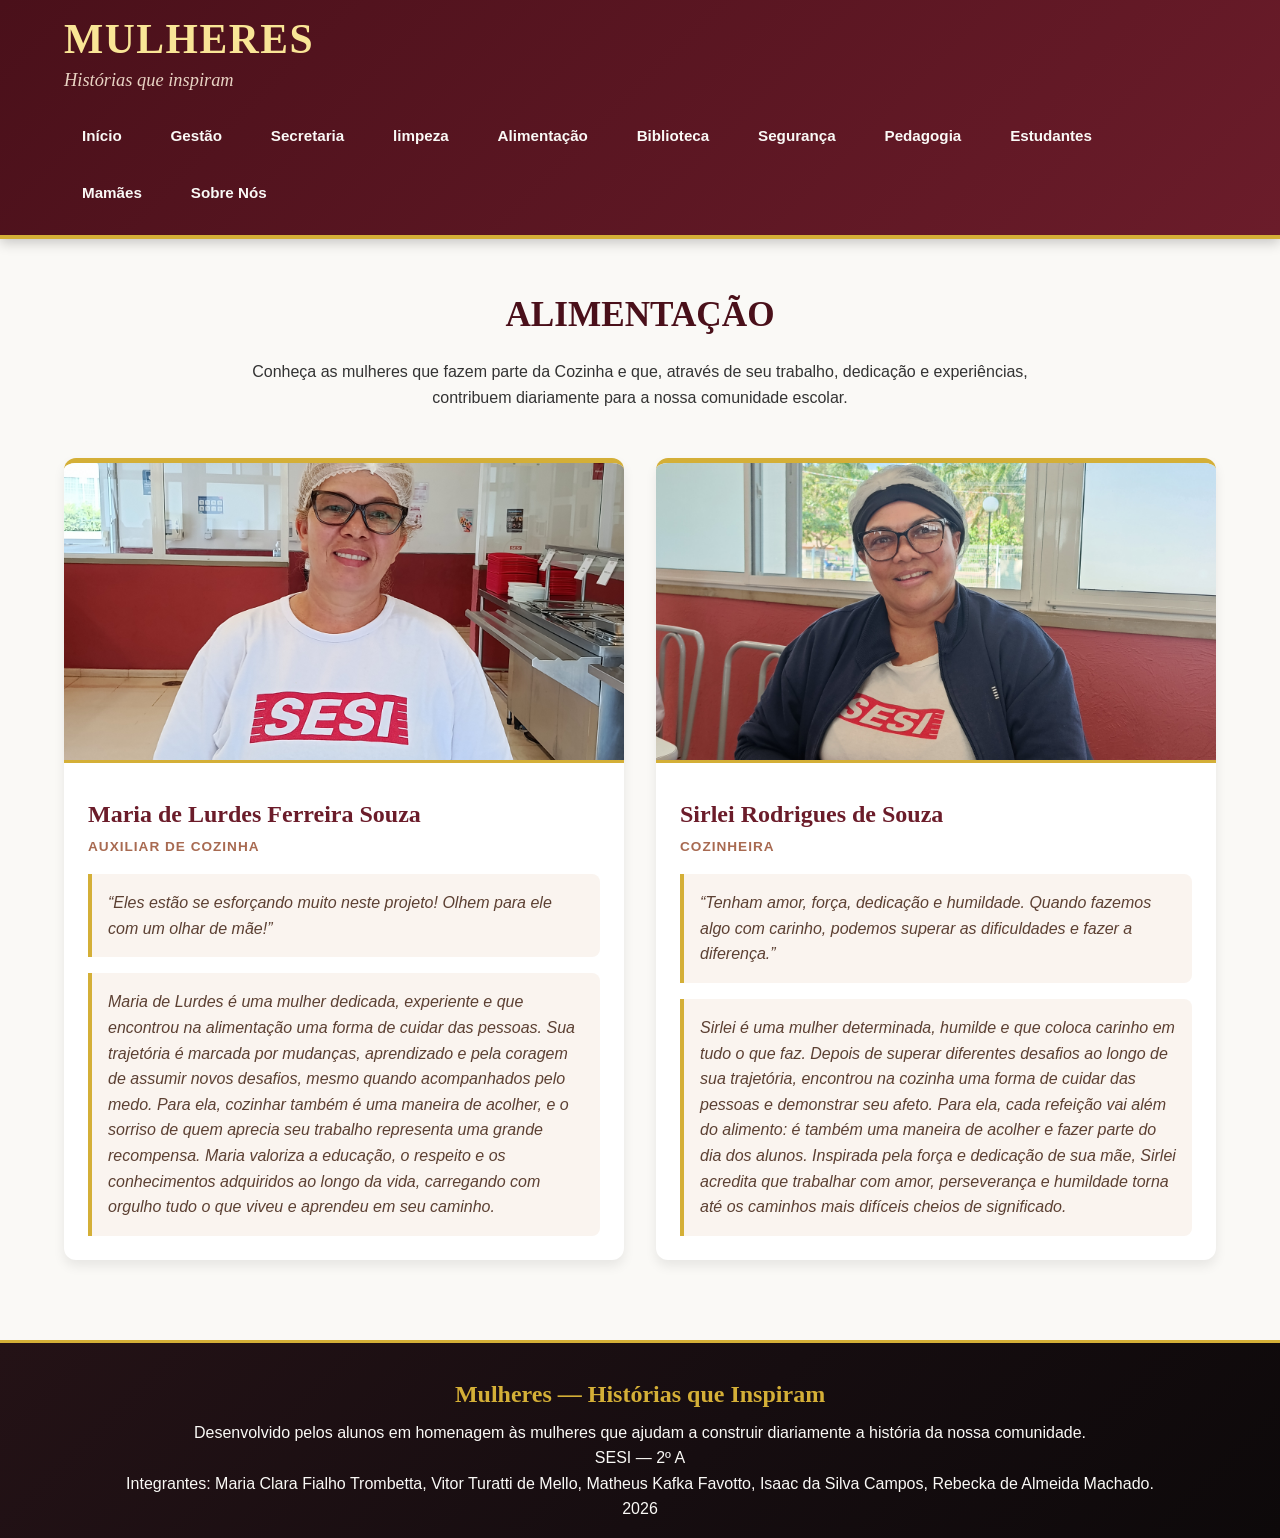
<file: pages/alimentacao.html>
<!DOCTYPE html>
<html lang="pt-br">

<head>
    <meta charset="UTF-8">
    <meta name="viewport" content="width=device-width, initial-scale=1.0">

    <title>Alimentação | Mulheres — Histórias que Inspiram</title>

    <link rel="stylesheet" href="../CSS/style.css">
</head>

<body>

    <header>
        <div class="cabecalho">
            <div class="cabecalho-texto">
                <h1>MULHERES</h1>
                <h2>Histórias que inspiram</h2>
            </div>

            <nav>
                <ul>
                       <li><a href="../index.html">Início</a></li>
                    <li><a href="gestao.html">Gestão</a></li>
                    <li><a href="secretaria.html">Secretaria</a></li>
                    <li><a href="limpeza.html">limpeza</a></li>
                    <li><a href="alimentacao.html">Alimentação</a></li>
                    <li><a href="biblioteca.html">Biblioteca</a></li>
                    <li><a href="seguranca.html">Segurança</a></li>
                    <li><a href="pedagogia.html">Pedagogia</a></li>
                    <li><a href="estudantes.html">Estudantes</a></li>
                    <li><a href="maes.html">Mamães</a></li>
                    <li><a href="sobre.html">Sobre Nós</a></li>
                </ul>
            </nav>
        </div>
    </header>


    <!-- =========================
         CONTEÚDO PRINCIPAL
    ========================== -->
    <main>

        <!-- TROCAR DE ACORDO COM O DEPARTAMENTO -->
        <section class="introducao-departamento">

            <h2>ALIMENTAÇÃO</h2>

            <p>
                Conheça as mulheres que fazem parte da Cozinha e que,
                através de seu trabalho, dedicação e experiências,
                contribuem diariamente para a nossa comunidade escolar.
            </p>

        </section>


        <!-- =========================
             CARDS DAS MULHERES
        ========================== -->
        <section class="cards-mulheres">


            <!-- MULHER 1 -->
            <article class="card-mulher">

                <img
                    src="../IMG/Auxiliar de Cozinha Maria.jpg"
                    alt="Foto de Nome da entrevistada"
                >

                <div class="card-conteudo">

                    <h3>Maria de Lurdes Ferreira Souza</h3>

                    <p class="funcao">
                        Auxiliar de Cozinha
                    </p>

                    <blockquote>
                        “Eles estão se esforçando muito neste projeto! Olhem para ele com um olhar de mãe!”
                    </blockquote>

                   <!--=======================================
                   BREVE DESCRIÇÃO DA CARREIRA
                   =========================================-->
                    <blockquote>
                        Maria de Lurdes é uma mulher dedicada, experiente e que encontrou na alimentação uma forma de cuidar 
                        das pessoas. Sua trajetória é marcada por mudanças, aprendizado e pela coragem de assumir novos desafios,
                        mesmo quando acompanhados pelo medo. Para ela, cozinhar também é uma maneira de acolher, e o sorriso de 
                        quem aprecia seu trabalho representa uma grande recompensa. Maria valoriza a educação, o respeito e os 
                        conhecimentos adquiridos ao longo da vida, carregando com orgulho tudo o que viveu e aprendeu em seu caminho.
                    </blockquote>

                </div>

            </article>


            <!-- MULHER 2 -->
            <article class="card-mulher">

                <img
                    src="../IMG/foto sirlei cozinha.jpg"
                    alt="Foto de Nome da entrevistada"
                >

                <div class="card-conteudo">

                    <h3>Sirlei Rodrigues de Souza</h3>

                    <p class="funcao">
                        Cozinheira
                    </p>

                    <blockquote>
                        “Tenham amor, força, dedicação e humildade. Quando fazemos algo com carinho, podemos superar as dificuldades e fazer a diferença.”
                    </blockquote>

                  <!--=======================================
                   BREVE DESCRIÇÃO DA CARREIRA
                   =========================================-->
                    <blockquote>
                        Sirlei é uma mulher determinada, humilde e que coloca carinho em tudo o que faz. 
                        Depois de superar diferentes desafios ao longo de sua trajetória, encontrou na 
                        cozinha uma forma de cuidar das pessoas e demonstrar seu afeto. Para ela, cada 
                        refeição vai além do alimento: é também uma maneira de acolher e fazer parte do 
                        dia dos alunos. Inspirada pela força e dedicação de sua mãe, Sirlei acredita que 
                        trabalhar com amor, perseverança e humildade torna até os caminhos mais difíceis cheios de significado.
                    </blockquote>


                </div>

            </article>

        </section>

    </main>


    <!-- =========================
         RODAPÉ
    ========================== -->
   
    <footer>

        <h2>
            Mulheres — Histórias que Inspiram
        </h2>

        <p>
            Desenvolvido pelos alunos em homenagem às mulheres
            que ajudam a construir diariamente a história
            da nossa comunidade.
        </p>

        <p>
            SESI — 2º A
        </p>

        <p>
            Integrantes: Maria Clara Fialho Trombetta, Vitor Turatti de Mello, Matheus Kafka Favotto, Isaac da Silva Campos, Rebecka de Almeida Machado.
        </p>

        <p>
            2026
        </p>

    </footer>


</body>

</html>
</file>
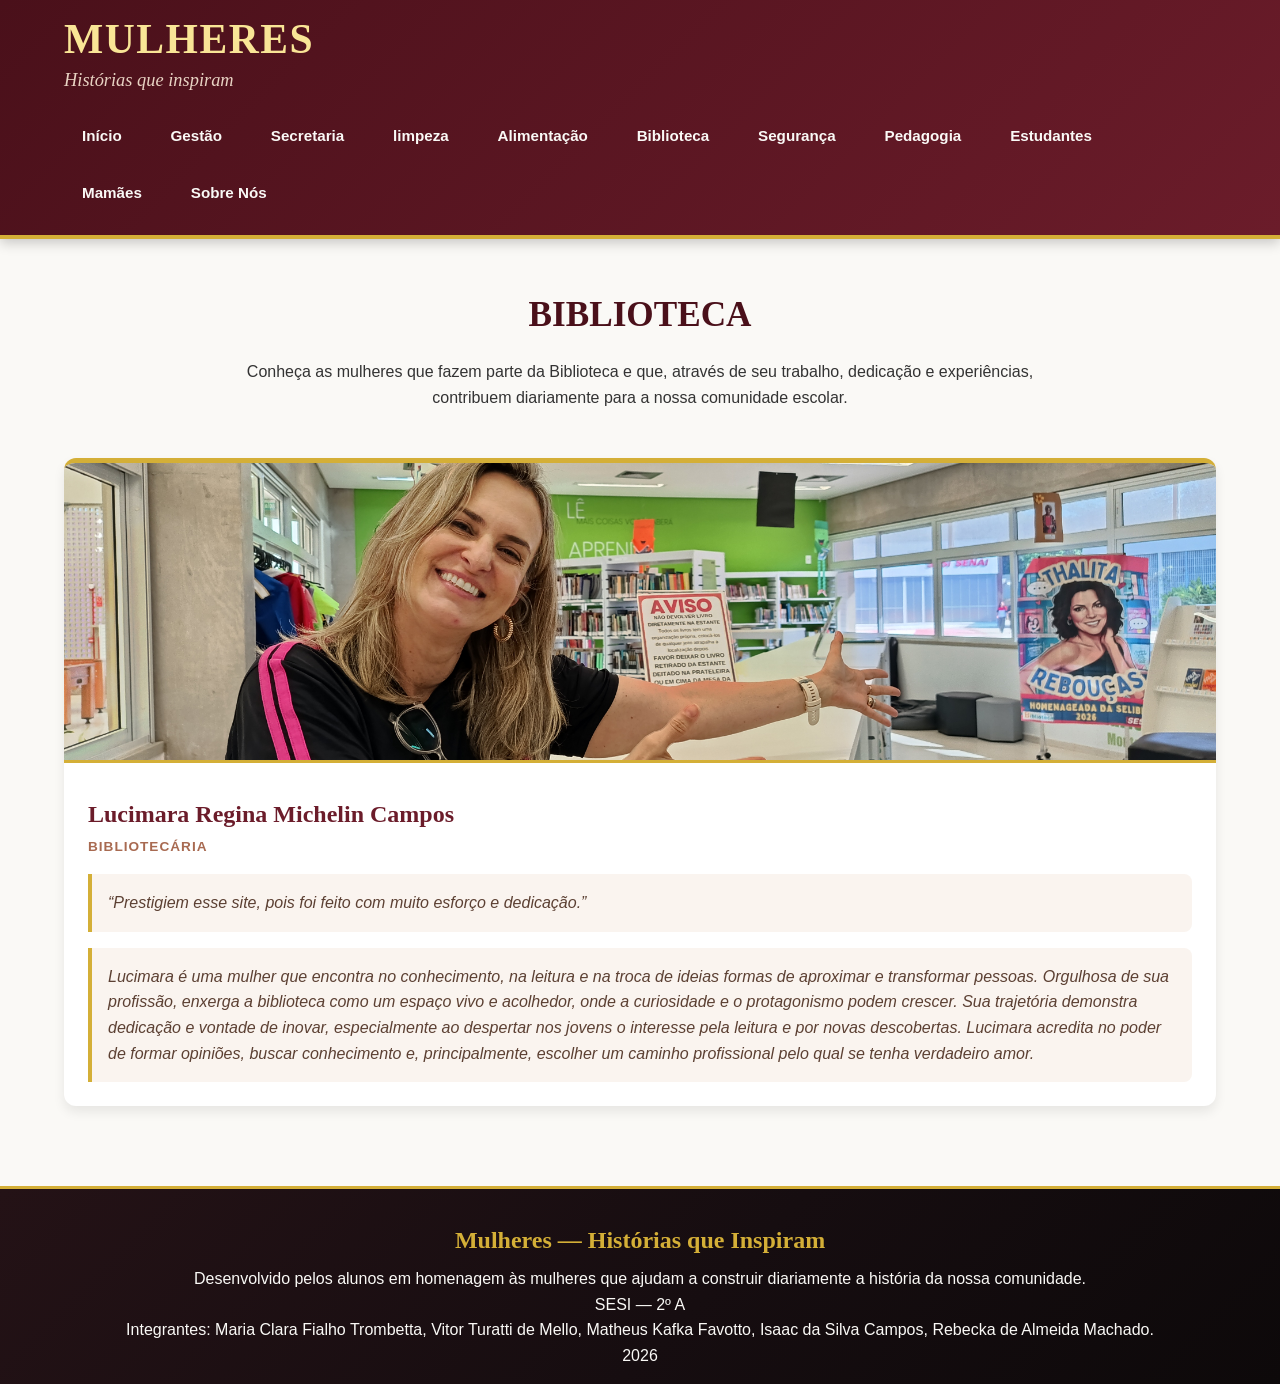
<file: pages/biblioteca.html>
<!DOCTYPE html>
<html lang="pt-br">

<head>
    <meta charset="UTF-8">
    <meta name="viewport" content="width=device-width, initial-scale=1.0">

    <title>Biblioteca | Mulheres — Histórias que Inspiram</title>

 <link rel="stylesheet" href="../CSS/style.css">
</head>

<body>

    <header>
        <div class="cabecalho">
            <div class="cabecalho-texto">
                <h1>MULHERES</h1>
                <h2>Histórias que inspiram</h2>
            </div>

            <nav>
                <ul>
                    <li><a href="../index.html">Início</a></li>
                    <li><a href="gestao.html">Gestão</a></li>
                    <li><a href="secretaria.html">Secretaria</a></li>
                    <li><a href="limpeza.html">limpeza</a></li>
                    <li><a href="alimentacao.html">Alimentação</a></li>
                    <li><a href="biblioteca.html">Biblioteca</a></li>
                    <li><a href="seguranca.html">Segurança</a></li>
                    <li><a href="pedagogia.html">Pedagogia</a></li>
                    <li><a href="estudantes.html">Estudantes</a></li>
                    <li><a href="maes.html">Mamães</a></li>
                    <li><a href="sobre.html">Sobre Nós</a></li>
                </ul>
            </nav>
        </div>
    </header>

    <!-- =========================
         CONTEÚDO PRINCIPAL
    ========================== -->
    <main>

        <!-- TROCAR DE ACORDO COM O DEPARTAMENTO -->
        <section class="introducao-departamento">

            <h2>BIBLIOTECA</h2>

            <p>
                Conheça as mulheres que fazem parte da Biblioteca e que,
                através de seu trabalho, dedicação e experiências,
                contribuem diariamente para a nossa comunidade escolar.
            </p>

        </section>


        <!-- =========================
             CARDS DAS MULHERES
        ========================== -->
        <section class="cards-mulheres">


            <!-- MULHER 1 -->
            <article class="card-mulher">

                <img
                    src="../IMG/Bibliotecária Lucimara.jpg"
                    alt="Foto de Nome da entrevistada"
                >

                <div class="card-conteudo">

                    <h3>Lucimara Regina Michelin Campos</h3>

                    <p class="funcao">
                        Bibliotecária
                    </p>

                    <blockquote>
                        “Prestigiem esse site, pois foi feito com muito esforço e dedicação.”
                    </blockquote>

                   <!--=======================================
                   BREVE DESCRIÇÃO DA CARREIRA
                   =========================================-->
                    <blockquote>
                        Lucimara é uma mulher que encontra no conhecimento, na leitura e na troca de ideias formas 
                        de aproximar e transformar pessoas. Orgulhosa de sua profissão, enxerga a biblioteca como 
                        um espaço vivo e acolhedor, onde a curiosidade e o protagonismo podem crescer. Sua trajetória 
                        demonstra dedicação e vontade de inovar, especialmente ao despertar nos jovens o interesse 
                        pela leitura e por novas descobertas. Lucimara acredita no poder de formar opiniões, buscar 
                        conhecimento e, principalmente, escolher um caminho profissional pelo qual se tenha verdadeiro amor.
                    </blockquote>

                </div>

            </article>

        </section>

    </main>


    <!-- =========================
         RODAPÉ
    ========================== -->
    
    <footer>

        <h2>
            Mulheres — Histórias que Inspiram
        </h2>

        <p>
            Desenvolvido pelos alunos em homenagem às mulheres
            que ajudam a construir diariamente a história
            da nossa comunidade.
        </p>

        <p>
            SESI — 2º A
        </p>

        <p>
            Integrantes: Maria Clara Fialho Trombetta, Vitor Turatti de Mello, Matheus Kafka Favotto, Isaac da Silva Campos, Rebecka de Almeida Machado.
        </p>

        <p>
            2026
        </p>

    </footer>


</body>

</html>
</file>
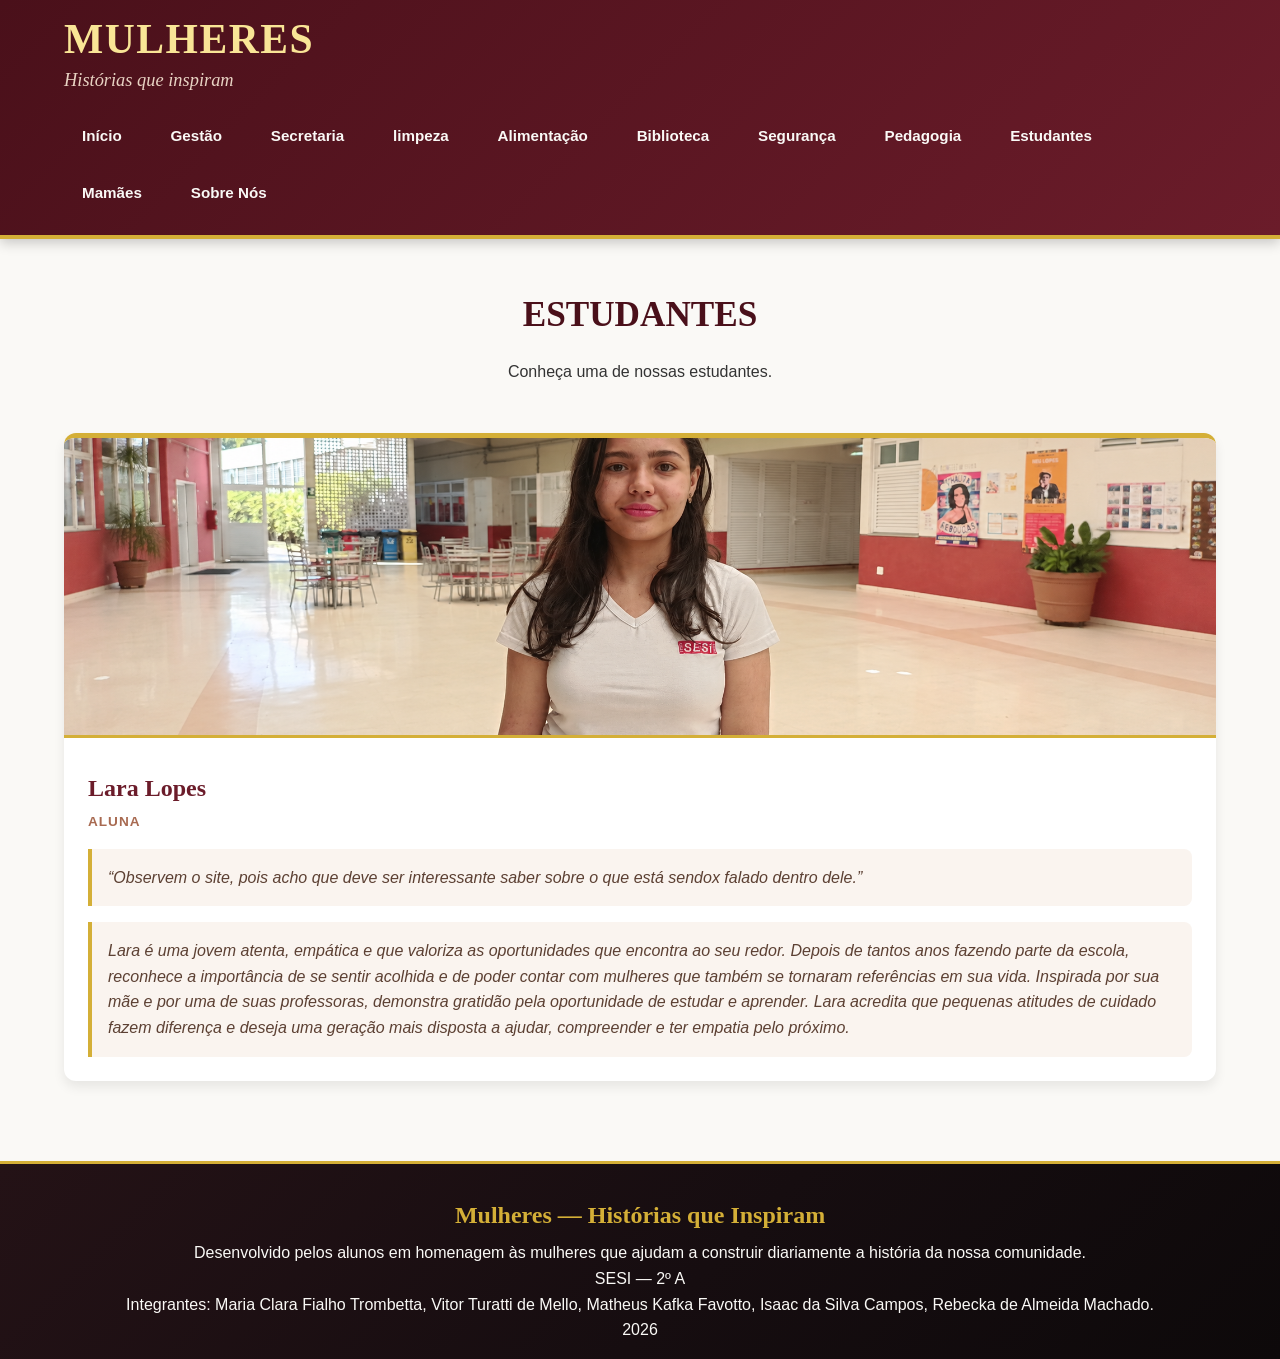
<file: pages/estudantes.html>
<!DOCTYPE html>
<html lang="pt-br">

<head>
    <meta charset="UTF-8">
    <meta name="viewport" content="width=device-width, initial-scale=1.0">

    <title>Estudantes | Mulheres — Histórias que Inspiram</title>

   <link rel="stylesheet" href="../CSS/style.css">
</head>

<body>

    <header>
        <div class="cabecalho">
            <div class="cabecalho-texto">
                <h1>MULHERES</h1>
                <h2>Histórias que inspiram</h2>
            </div>

            <nav>
                <ul>
                    <li><a href="../index.html">Início</a></li>
                    <li><a href="gestao.html">Gestão</a></li>
                    <li><a href="secretaria.html">Secretaria</a></li>
                    <li><a href="limpeza.html">limpeza</a></li>
                    <li><a href="alimentacao.html">Alimentação</a></li>
                    <li><a href="biblioteca.html">Biblioteca</a></li>
                    <li><a href="seguranca.html">Segurança</a></li>
                    <li><a href="pedagogia.html">Pedagogia</a></li>
                    <li><a href="estudantes.html">Estudantes</a></li>
                    <li><a href="maes.html">Mamães</a></li>
                    <li><a href="sobre.html">Sobre Nós</a></li>
                </ul>
            </nav>
        </div>
    </header>
    <!-- =========================
         CONTEÚDO PRINCIPAL
    ========================== -->
    <main>

        <!-- TROCAR DE ACORDO COM O DEPARTAMENTO -->
        <section class="introducao-departamento">

            <h2>ESTUDANTES</h2>

            <p>
                Conheça uma de nossas estudantes.
            </p>

        </section>


        <!-- =========================
             CARDS DAS MULHERES
        ========================== -->
        <section class="cards-mulheres">


            <!-- MULHER 1 -->
            <article class="card-mulher">

                <img
                    src="../IMG/Aluna Lara.jpg"
                    alt="Foto de Nome da entrevistada"
                >

                <div class="card-conteudo">

                    <h3>Lara Lopes</h3>

                    <p class="funcao">
                        Aluna
                    </p>

                    <blockquote>
                        “Observem o site, pois acho que deve ser interessante saber sobre o que está sendox falado dentro dele.”
                    </blockquote>
                   <!--=======================================
                   BREVE DESCRIÇÃO DA CARREIRA
                   =========================================-->
                    <blockquote>
                        Lara é uma jovem atenta, empática e que valoriza as oportunidades que encontra ao seu redor. 
                        Depois de tantos anos fazendo parte da escola, reconhece a importância de se sentir acolhida 
                        e de poder contar com mulheres que também se tornaram referências em sua vida. Inspirada por 
                        sua mãe e por uma de suas professoras, demonstra gratidão pela oportunidade de estudar e aprender. 
                        Lara acredita que pequenas atitudes de cuidado fazem diferença e deseja uma geração mais disposta a 
                        ajudar, compreender e ter empatia pelo próximo.
                    </blockquote>

                </div>

            </article>

        </section>

    </main>


    <!-- =========================
         RODAPÉ
    ========================== -->
   
    <footer>

        <h2>
            Mulheres — Histórias que Inspiram
        </h2>

        <p>
            Desenvolvido pelos alunos em homenagem às mulheres
            que ajudam a construir diariamente a história
            da nossa comunidade.
        </p>

        <p>
            SESI — 2º A
        </p>

        <p>
            Integrantes: Maria Clara Fialho Trombetta, Vitor Turatti de Mello, Matheus Kafka Favotto, Isaac da Silva Campos, Rebecka de Almeida Machado.
        </p>

        <p>
            2026
        </p>

    </footer>


</body>

</html>
</file>
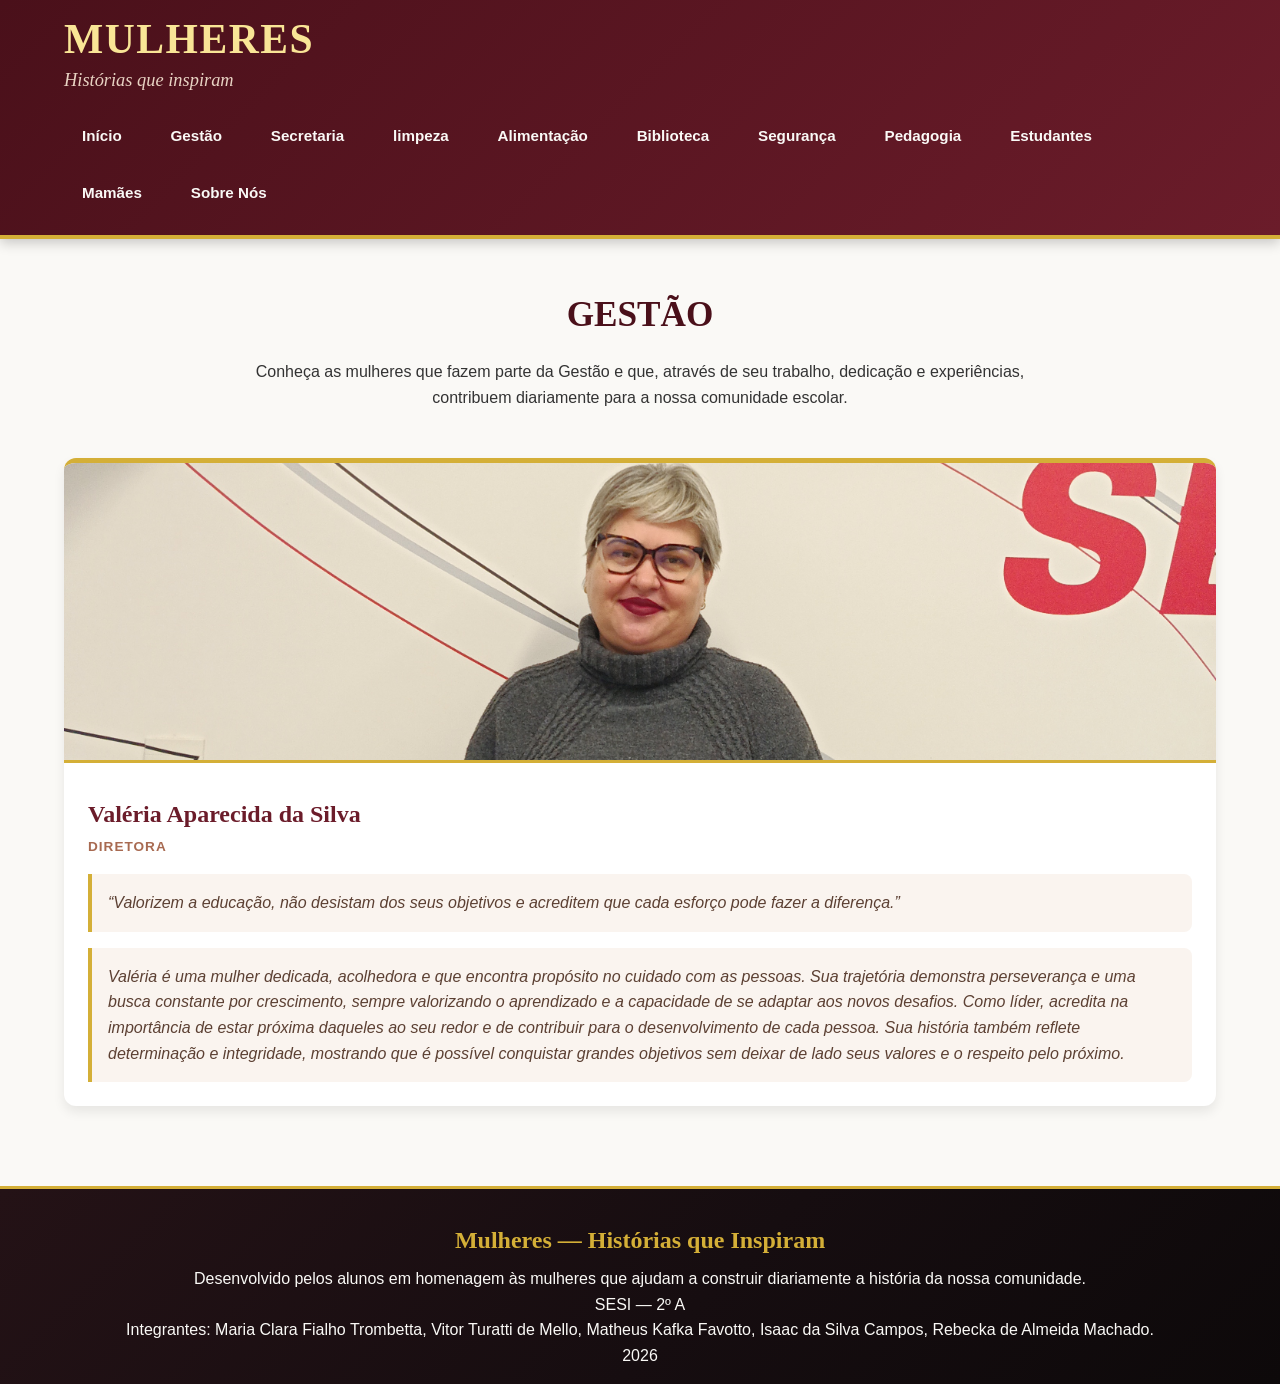
<file: pages/gestao.html>
<!DOCTYPE html>
<html lang="pt-br">

<head>
    <meta charset="UTF-8">
    <meta name="viewport" content="width=device-width, initial-scale=1.0">

    <title>Gestão | Mulheres — Histórias que Inspiram</title>

    <link rel="stylesheet" href="../CSS/style.css">
</head>

<body>

   <header>
        <div class="cabecalho">
            <div class="cabecalho-texto">
                <h1>MULHERES</h1>
                <h2>Histórias que inspiram</h2>
            </div>

           <nav>
                <ul>
                    <li><a href="../index.html">Início</a></li>
                    <li><a href="gestao.html">Gestão</a></li>
                    <li><a href="secretaria.html">Secretaria</a></li>
                    <li><a href="limpeza.html">limpeza</a></li>
                    <li><a href="alimentacao.html">Alimentação</a></li>
                    <li><a href="biblioteca.html">Biblioteca</a></li>
                    <li><a href="seguranca.html">Segurança</a></li>
                    <li><a href="pedagogia.html">Pedagogia</a></li>
                    <li><a href="estudantes.html">Estudantes</a></li>
                    <li><a href="maes.html">Mamães</a></li>
                    <li><a href="sobre.html">Sobre Nós</a></li>
                </ul>
            </nav>
        </div>
    </header>

    <!-- =========================
         CONTEÚDO PRINCIPAL
    ========================== -->
    <main>

        <!-- TROCAR DE ACORDO COM O DEPARTAMENTO -->
        <section class="introducao-departamento">

            <h2>GESTÃO</h2>

            <p>
                Conheça as mulheres que fazem parte da Gestão e que,
                através de seu trabalho, dedicação e experiências,
                contribuem diariamente para a nossa comunidade escolar.
            </p>

        </section>


        <!-- =========================
             CARDS DAS MULHERES
        ========================== -->
        <section class="cards-mulheres">


            <!-- MULHER 1 -->
            <article class="card-mulher">

                <img
                    src="../IMG/Diretora Valeria.jpg"
                    alt="Foto de Nome da entrevistada"
                >

                <div class="card-conteudo">

                    <h3>Valéria Aparecida da Silva</h3>

                    <p class="funcao">
                        Diretora
                    </p>

                    <blockquote>
                        “Valorizem a educação, não desistam dos seus objetivos e acreditem que cada esforço pode fazer a diferença.”
                    </blockquote>

                   <!--=======================================
                   BREVE DESCRIÇÃO DA CARREIRA
                   =========================================-->
                    <blockquote>
                        Valéria é uma mulher dedicada, acolhedora e que encontra propósito no cuidado com as pessoas. 
                        Sua trajetória demonstra perseverança e uma busca constante por crescimento, 
                        sempre valorizando o aprendizado e a capacidade de se adaptar aos novos desafios. 
                        Como líder, acredita na importância de estar próxima daqueles ao seu redor e de contribuir 
                        para o desenvolvimento de cada pessoa. Sua história também reflete determinação e integridade, 
                        mostrando que é possível conquistar grandes objetivos sem deixar de lado seus valores e o respeito pelo próximo.
                    </blockquote>

                </div>

            </article>

        </section>

    </main>


    <!-- =========================
         RODAPÉ
    ========================== -->
    
    <footer>

        <h2>
            Mulheres — Histórias que Inspiram
        </h2>

        <p>
            Desenvolvido pelos alunos em homenagem às mulheres
            que ajudam a construir diariamente a história
            da nossa comunidade.
        </p>

        <p>
            SESI — 2º A
        </p>

        <p>
            Integrantes: Maria Clara Fialho Trombetta, Vitor Turatti de Mello, Matheus Kafka Favotto, Isaac da Silva Campos, Rebecka de Almeida Machado.
        </p>

        <p>
            2026
        </p>

    </footer>


</body>

</html>
</file>
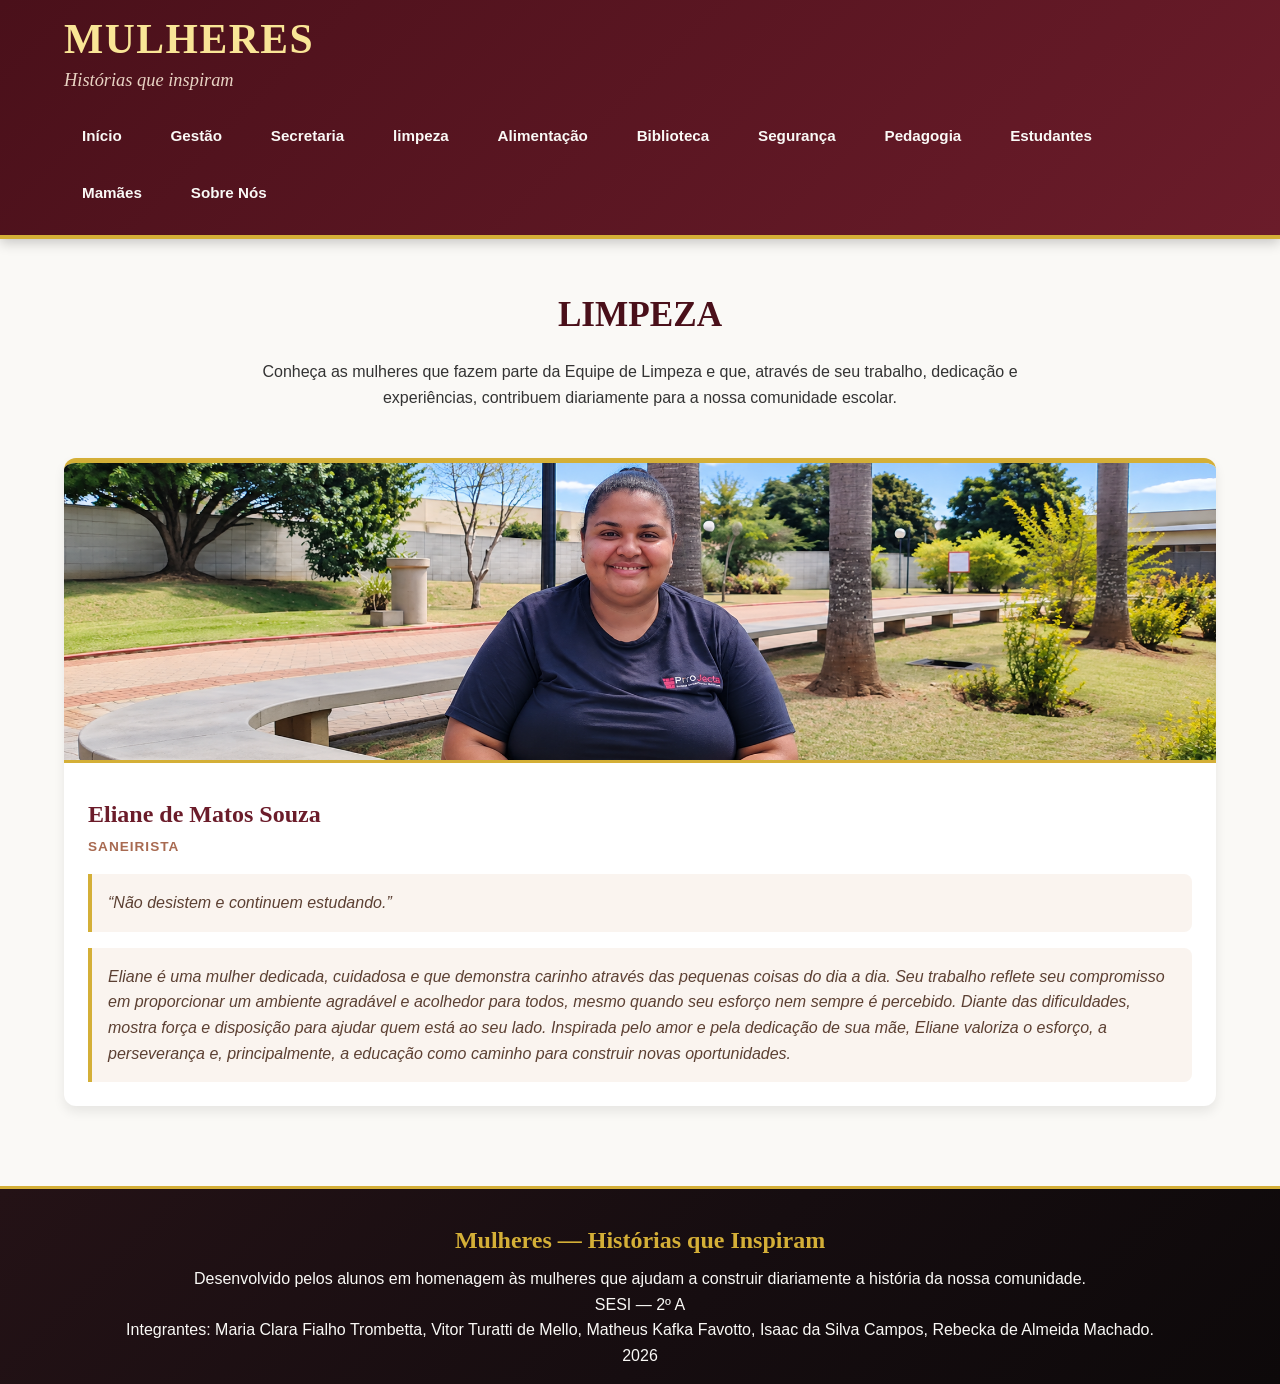
<file: pages/limpeza.html>
<!DOCTYPE html>
<html lang="pt-br">

<head>
    <meta charset="UTF-8">
    <meta name="viewport" content="width=device-width, initial-scale=1.0">

    <title>Limpeza | Mulheres — Histórias que Inspiram</title>

    <link rel="stylesheet" href="../CSS/style.css">
</head>

<body>

    <header>
        <div class="cabecalho">
            <div class="cabecalho-texto">
                <h1>MULHERES</h1>
                <h2>Histórias que inspiram</h2>
            </div>

          <nav>
                <ul>
                    <li><a href="../index.html">Início</a></li>
                    <li><a href="gestao.html">Gestão</a></li>
                    <li><a href="secretaria.html">Secretaria</a></li>
                    <li><a href="limpeza.html">limpeza</a></li>
                    <li><a href="alimentacao.html">Alimentação</a></li>
                    <li><a href="biblioteca.html">Biblioteca</a></li>
                    <li><a href="seguranca.html">Segurança</a></li>
                    <li><a href="pedagogia.html">Pedagogia</a></li>
                    <li><a href="estudantes.html">Estudantes</a></li>
                    <li><a href="maes.html">Mamães</a></li>
                    <li><a href="sobre.html">Sobre Nós</a></li>
                </ul>
            </nav>
        </div>
    </header>


    <!-- =========================
         CONTEÚDO PRINCIPAL
    ========================== -->
    <main>

        <!-- TROCAR DE ACORDO COM O DEPARTAMENTO -->
        <section class="introducao-departamento">

            <h2>LIMPEZA</h2>

            <p>
                Conheça as mulheres que fazem parte da Equipe de Limpeza e que,
                através de seu trabalho, dedicação e experiências,
                contribuem diariamente para a nossa comunidade escolar.
            </p>

        </section>


        <!-- =========================
             CARDS DAS MULHERES
        ========================== -->
        <section class="cards-mulheres">


            <!-- MULHER 1 -->
            <article class="card-mulher">

                <img
                    src="../IMG/Limpeza Lili.png"
                    alt="Foto de Nome da entrevistada"
                >

                <div class="card-conteudo">

                    <h3>Eliane de Matos Souza</h3>

                    <p class="funcao">
                        Saneirista
                    </p>

                    <blockquote>
                        “Não desistem e continuem estudando.”
                    </blockquote>

                   <!--=======================================
                   BREVE DESCRIÇÃO DA CARREIRA
                   =========================================-->
                    <blockquote>
                        Eliane é uma mulher dedicada, cuidadosa e que demonstra carinho através das pequenas coisas do dia a dia.
                         Seu trabalho reflete seu compromisso em proporcionar um ambiente agradável e acolhedor para todos, 
                         mesmo quando seu esforço nem sempre é percebido. Diante das dificuldades, mostra força e disposição 
                         para ajudar quem está ao seu lado. Inspirada pelo amor e pela dedicação de sua mãe, Eliane valoriza o 
                         esforço, a perseverança e, principalmente, a educação como caminho para construir novas oportunidades.
                    </blockquote>

                </div>

            </article>

        </section>

    </main>


    <!-- =========================
         RODAPÉ
    ========================== -->
   
    <footer>

        <h2>
            Mulheres — Histórias que Inspiram
        </h2>

        <p>
            Desenvolvido pelos alunos em homenagem às mulheres
            que ajudam a construir diariamente a história
            da nossa comunidade.
        </p>

        <p>
            SESI — 2º A
        </p>

        <p>
            Integrantes: Maria Clara Fialho Trombetta, Vitor Turatti de Mello, Matheus Kafka Favotto, Isaac da Silva Campos, Rebecka de Almeida Machado.
        </p>

        <p>
            2026
        </p>

    </footer>


</body>

</html>
</file>
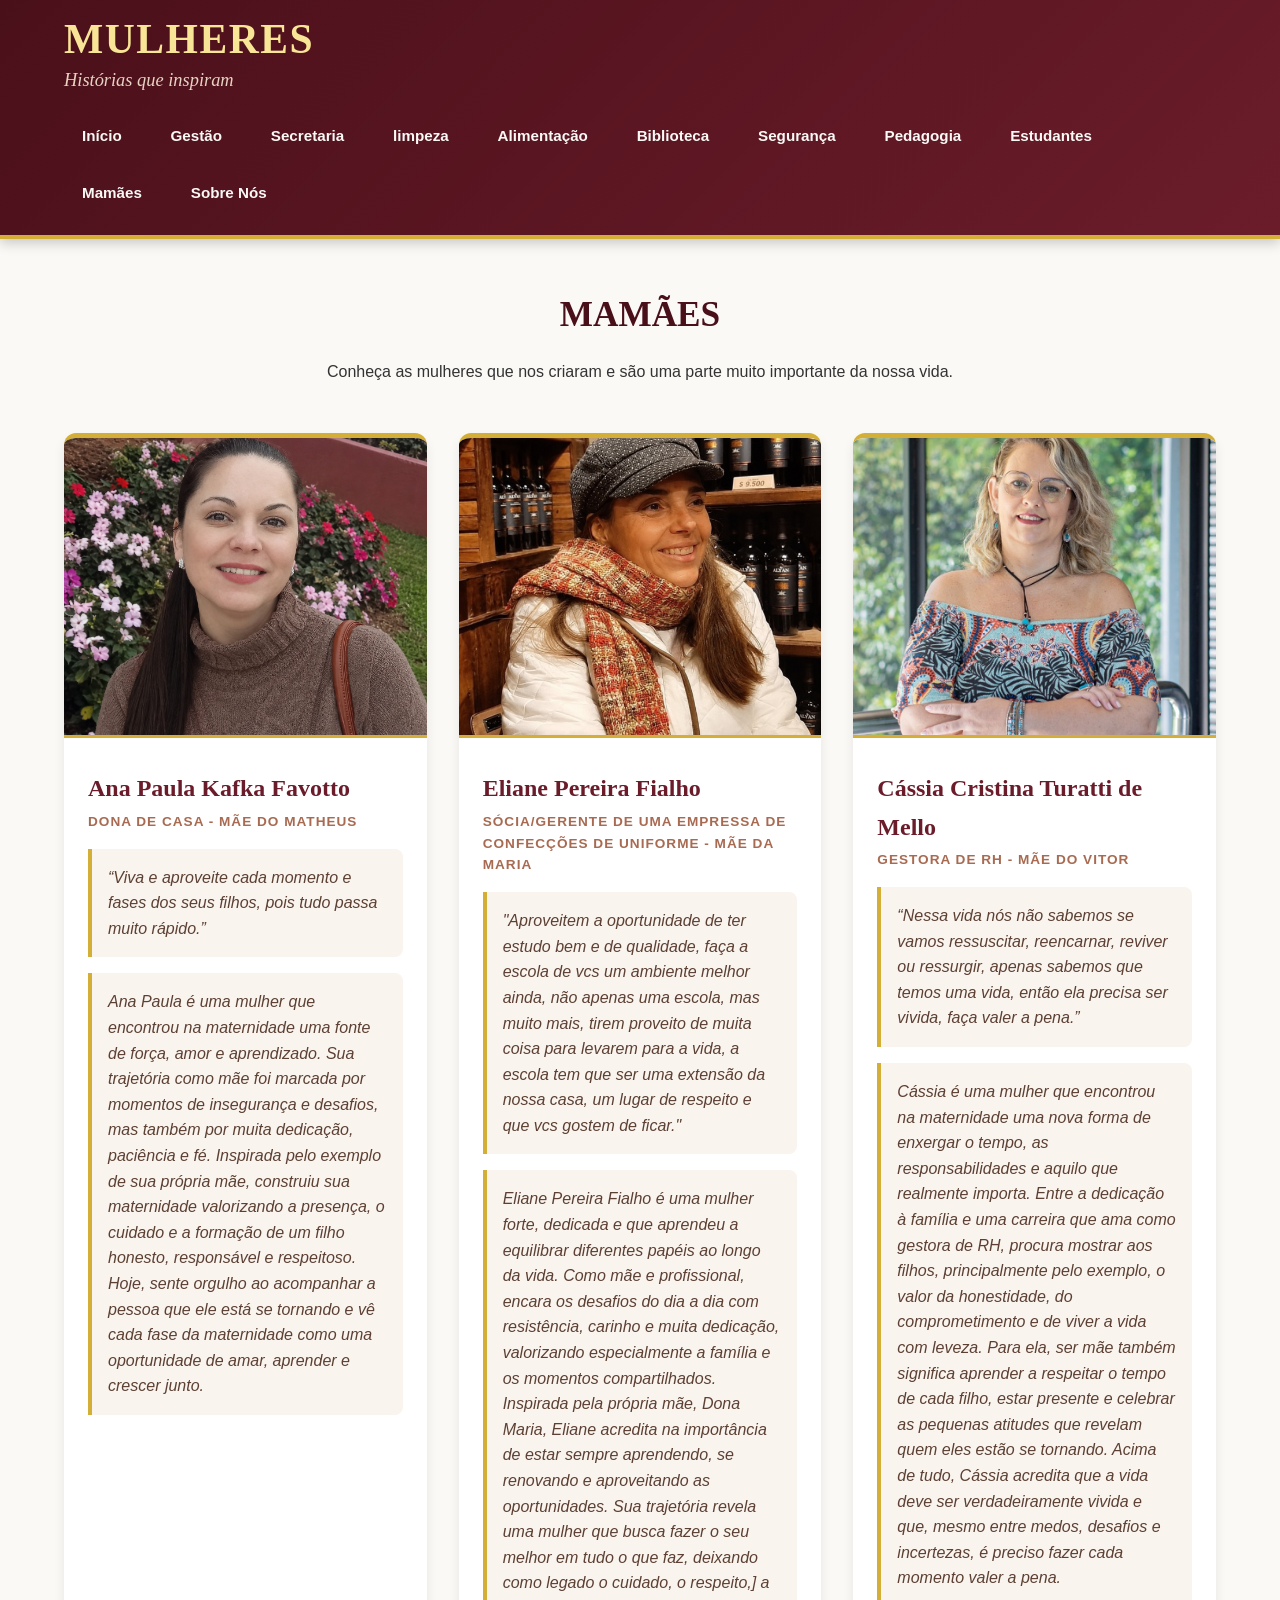
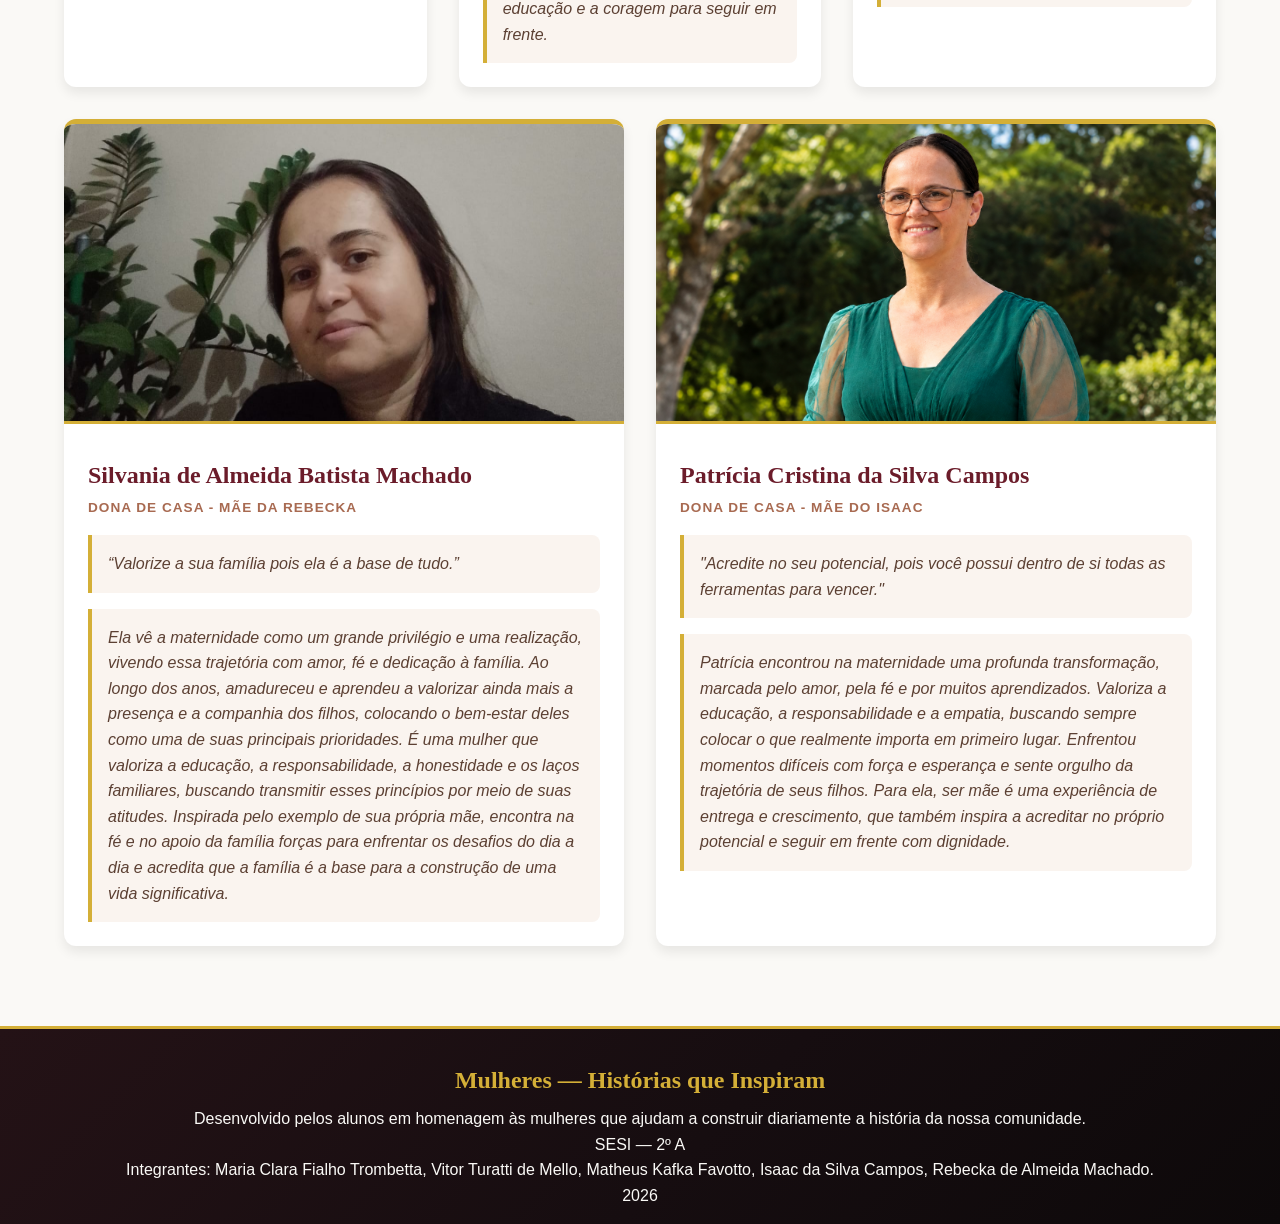
<file: pages/maes.html>
<!DOCTYPE html>
<html lang="pt-br">

<head>
    <meta charset="UTF-8">
    <meta name="viewport" content="width=device-width, initial-scale=1.0">


    <title>Mamães | Mulheres — Histórias que Inspiram</title>

     <link rel="stylesheet" href="../CSS/style.css">
</head>

<body>

   <header>
        <div class="cabecalho">
            <div class="cabecalho-texto">
                <h1>MULHERES</h1>
                <h2>Histórias que inspiram</h2>
            </div>

            <nav>
                <ul>
                   <li><a href="../index.html">Início</a></li>
                    <li><a href="gestao.html">Gestão</a></li>
                    <li><a href="secretaria.html">Secretaria</a></li>
                    <li><a href="limpeza.html">limpeza</a></li>
                    <li><a href="alimentacao.html">Alimentação</a></li>
                    <li><a href="biblioteca.html">Biblioteca</a></li>
                    <li><a href="seguranca.html">Segurança</a></li>
                    <li><a href="pedagogia.html">Pedagogia</a></li>
                    <li><a href="estudantes.html">Estudantes</a></li>
                    <li><a href="maes.html">Mamães</a></li>
                    <li><a href="sobre.html">Sobre Nós</a></li>
                </ul>
            </nav>
        </div>
    </header>

    <!-- =========================
         CONTEÚDO PRINCIPAL
    ========================== -->
    <main>

        <!-- TROCAR DE ACORDO COM O DEPARTAMENTO -->
        <section class="introducao-departamento">

            <h2>MAMÃES</h2>

            <p>
                Conheça as mulheres que nos criaram e são uma parte muito importante da nossa vida.
            </p>

        </section>


        <!-- =========================
             CARDS DAS MULHERES
        ========================== -->
        <section class="cards-mulheres">


            <!-- MULHER 1 -->
            <article class="card-mulher">

                <img
                    src="../IMG/mae-matheus.png"
                    alt="Foto de Nome da entrevistada"
                >

                <div class="card-conteudo">

                    <h3>Ana Paula Kafka Favotto</h3>

                    <p class="funcao">
                        Dona de casa - Mãe do Matheus 
                    </p>

                    <blockquote>
                        “Viva e aproveite cada momento e fases dos seus filhos, pois tudo passa muito rápido.”
                    </blockquote>

                   <!--=======================================
                   BREVE DESCRIÇÃO DA CARREIRA
                   =========================================-->
                    <blockquote>
                    Ana Paula é uma mulher que encontrou na maternidade uma fonte de força,
                    amor e aprendizado. Sua trajetória como mãe foi marcada por momentos de
                    insegurança e desafios, mas também por muita dedicação, paciência e fé.
                    Inspirada pelo exemplo de sua própria mãe, construiu sua maternidade valorizando
                    a presença, o cuidado e a formação de um filho honesto, responsável e respeitoso.
                    Hoje, sente orgulho ao acompanhar a pessoa que ele está se tornando e vê cada fase
                    da maternidade como uma oportunidade de amar, aprender e crescer junto.

                    </blockquote>


                </div>

            </article>


            <!-- MULHER 2 -->
            <article class="card-mulher">

                <img
                    src="../IMG/mae-maria.jpeg"
                    alt="Foto de Nome da entrevistada"
                >

                <div class="card-conteudo">

                    <h3>Eliane Pereira Fialho</h3>

                    <p class="funcao">
                        Sócia/Gerente de uma empressa de confecções de uniforme - Mãe da Maria 
                    </p>

                    <blockquote>
                       "Aproveitem a oportunidade de ter estudo bem e de qualidade, faça a escola
                       de vcs um ambiente melhor ainda, não apenas uma escola, mas muito mais,
                        tirem proveito de muita coisa para levarem para a vida,
                         a escola tem que ser uma extensão da nossa casa, um lugar de respeito e que vcs gostem de ficar."

                    </blockquote>

                   <!--=======================================
                   BREVE DESCRIÇÃO DA CARREIRA
                   =========================================-->
                    <blockquote>
                    Eliane Pereira Fialho é uma mulher forte,
                    dedicada e que aprendeu a equilibrar diferentes
                    papéis ao longo da vida. Como mãe e profissional,
                    encara os desafios do dia a dia com resistência, 
                    carinho e muita dedicação, valorizando especialmente
                    a família e os momentos compartilhados. Inspirada pela 
                    própria mãe, Dona Maria, Eliane acredita na importância
                    de estar sempre aprendendo, se renovando e aproveitando 
                    as oportunidades. Sua trajetória revela uma mulher
                    que busca fazer o seu melhor em tudo o que faz,
                    deixando como legado o cuidado, o respeito,]
                    a educação e a coragem para seguir em frente.
                    </blockquote>

                </div>

            </article>


            <!-- MULHER 3 -->
            <article class="card-mulher">

                <img
                    src="../IMG/mae-vitor.png"
                    alt="Foto de Nome da entrevistada"
                >

                <div class="card-conteudo">

                    <h3>Cássia Cristina Turatti de Mello</h3>

                    <p class="funcao">
                        Gestora de RH - Mãe do Vitor
                    </p>

                    <blockquote>
                        “Nessa vida nós não sabemos se vamos ressuscitar,
                        reencarnar, reviver ou ressurgir, apenas sabemos que temos uma vida,
                        então ela precisa ser vivida, faça valer a pena.”
                    </blockquote>

                   <!--=======================================
                   BREVE DESCRIÇÃO DA CARREIRA
                   =========================================-->
                    <blockquote>
                    Cássia é uma mulher que encontrou na maternidade uma nova forma de enxergar o tempo,
                    as responsabilidades e aquilo que realmente importa.
                    Entre a dedicação à família e uma carreira que ama como gestora de RH,
                    procura mostrar aos filhos, principalmente pelo exemplo, o valor da honestidade,
                    do comprometimento e de viver a vida com leveza. Para ela, ser mãe também significa aprender
                    a respeitar o tempo de cada filho, estar presente e celebrar as pequenas atitudes que revelam
                    quem eles estão se tornando. Acima de tudo, Cássia acredita que a vida deve ser verdadeiramente
                    vivida e que, mesmo entre medos, desafios e incertezas, é preciso fazer cada momento valer a pena.
                    </blockquote>

                </div>

            </article>


            <!-- MULHER 4 -->
            <article class="card-mulher">

                <img
                    src="../IMG/mae-rebecka.jpeg"
                    alt="Foto de Nome da entrevistada"
                >

                <div class="card-conteudo">

                    <h3>Silvania de Almeida Batista Machado</h3>

                    <p class="funcao">
                        Dona de Casa - Mãe da Rebecka
                    </p>

                    <blockquote>
                        “Valorize a sua família pois ela é a base de tudo.”
                    </blockquote>

                   <!--=======================================
                   BREVE DESCRIÇÃO DA CARREIRA
                   =========================================-->
                    <blockquote>
                    Ela vê a maternidade como um grande privilégio e uma realização,
                    vivendo essa trajetória com amor, fé e dedicação à família.
                    Ao longo dos anos, amadureceu e aprendeu a valorizar ainda
                    mais a presença e a companhia dos filhos,
                    colocando o bem-estar deles como uma de suas principais prioridades.
                    É uma mulher que valoriza a educação, a responsabilidade,
                    a honestidade e os laços familiares,
                    buscando transmitir esses princípios por meio de suas atitudes.
                    Inspirada pelo exemplo de sua própria mãe,
                    encontra na fé e no apoio da família forças para enfrentar
                    os desafios do dia a dia e acredita que a família é a 
                    base para a construção de uma vida significativa.
                    </blockquote>

                </div>

            </article>


            <!-- MULHER 5 -->
            <article class="card-mulher">

                <img
                    src="../IMG/mae-isaac.png"
                    alt="Foto de Nome da entrevistada"
                >

                <div class="card-conteudo">

                    <h3>Patrícia Cristina da Silva Campos</h3>

                    <p class="funcao">
                        Dona de Casa - Mãe do Isaac
                    </p>

                    <blockquote>
                        "Acredite no seu potencial, pois você possui dentro de si todas as ferramentas para vencer."
                    </blockquote>

                   <!--=======================================
                   BREVE DESCRIÇÃO DA CARREIRA
                   =========================================-->
                    <blockquote>
                    Patrícia encontrou na maternidade uma profunda transformação,
                    marcada pelo amor, pela fé e por muitos aprendizados.
                    Valoriza a educação, a responsabilidade e a empatia, buscando sempre colocar
                    o que realmente importa em primeiro lugar. Enfrentou momentos difíceis com força
                    e esperança e sente orgulho da trajetória de seus filhos.
                    Para ela, ser mãe é uma experiência de entrega e crescimento,
                    que também inspira a acreditar no próprio potencial e seguir em frente com dignidade.
                    </blockquote>

                </div>

            </article>

        </section>

    </main>


    <!-- =========================
         RODAPÉ
    ========================== -->
  
    <footer>

        <h2>
            Mulheres — Histórias que Inspiram
        </h2>

        <p>
            Desenvolvido pelos alunos em homenagem às mulheres
            que ajudam a construir diariamente a história
            da nossa comunidade.
        </p>

        <p>
            SESI — 2º A
        </p>

        <p>
            Integrantes: Maria Clara Fialho Trombetta, Vitor Turatti de Mello, Matheus Kafka Favotto, Isaac da Silva Campos, Rebecka de Almeida Machado.
        </p>

        <p>
            2026
        </p>

    </footer>


</body>

</html>
</file>
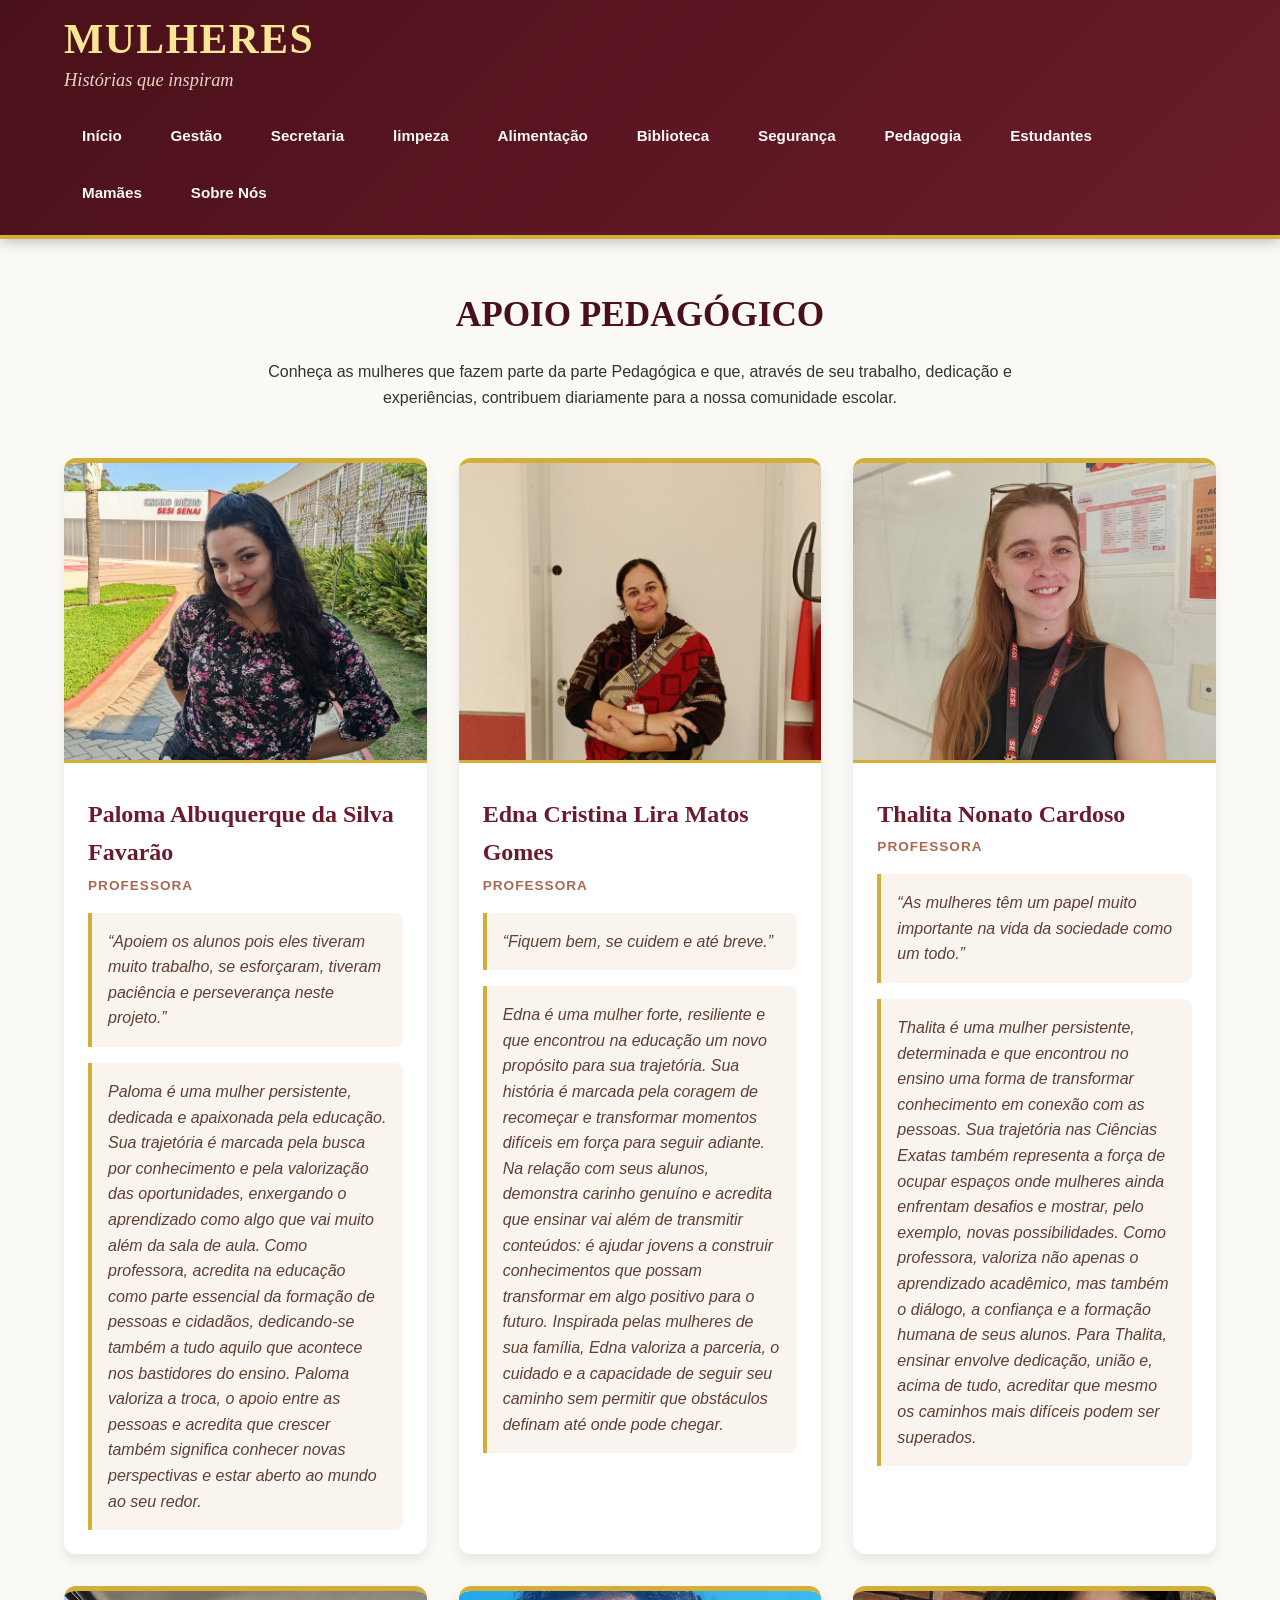
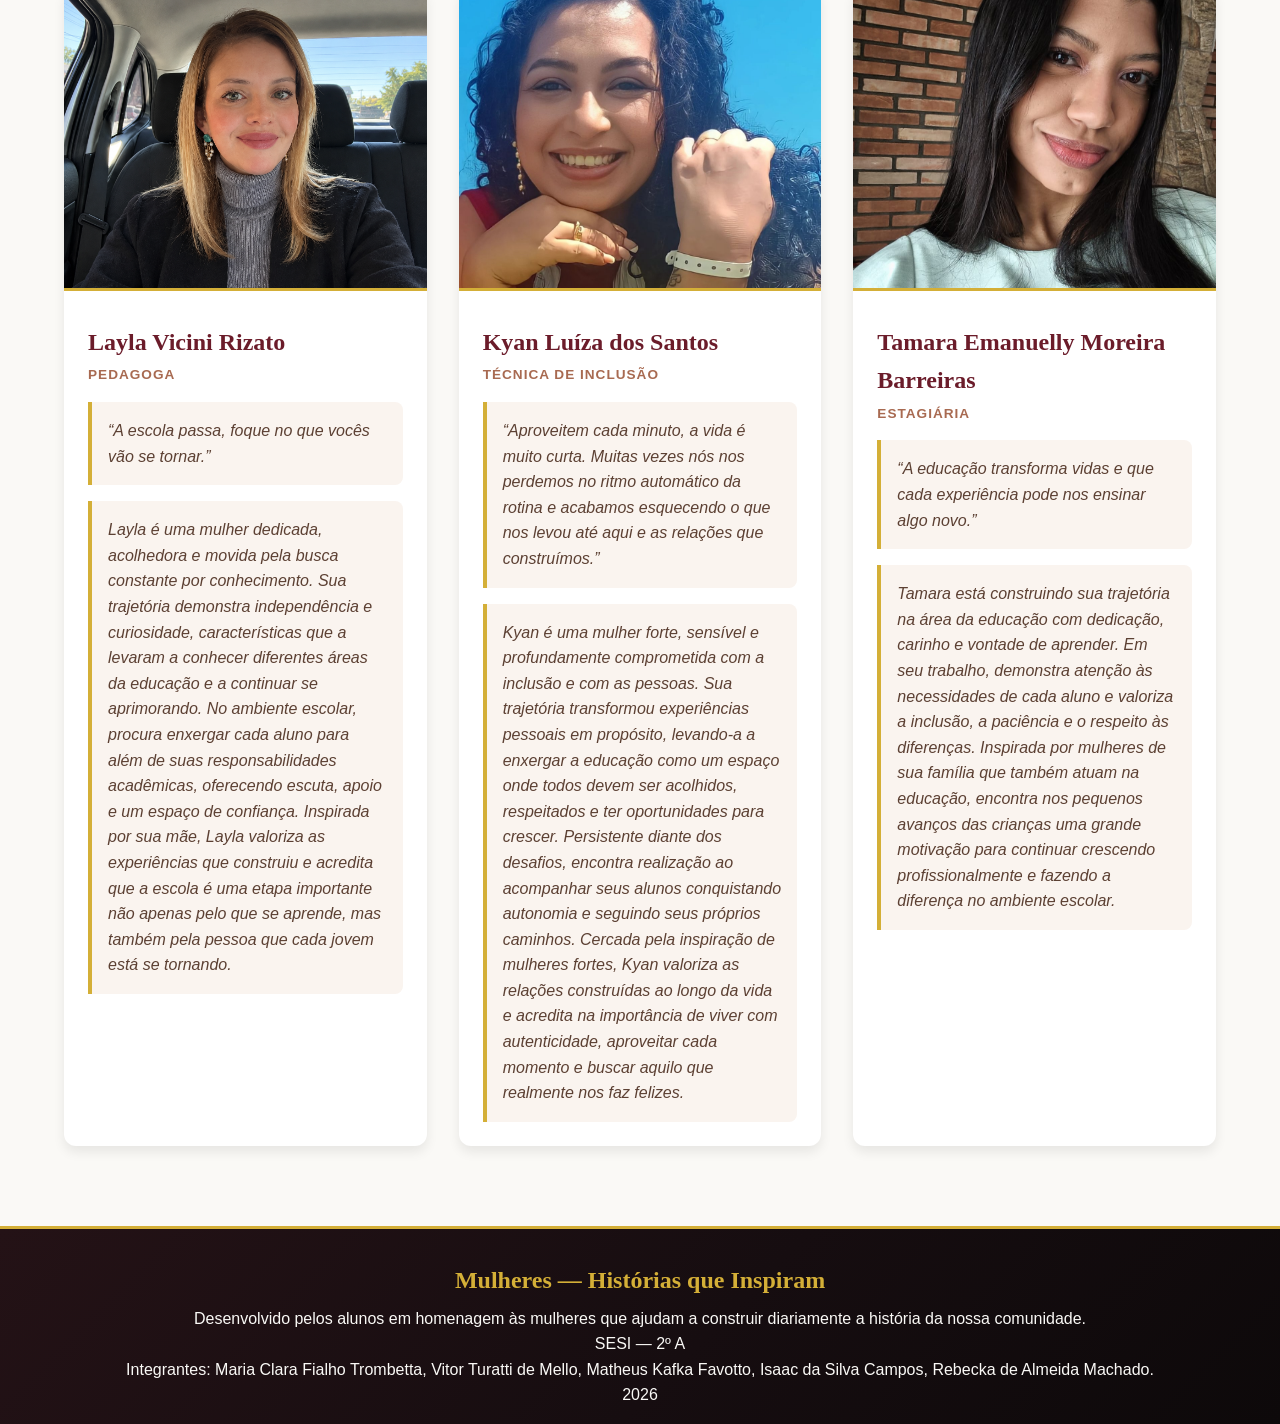
<file: pages/pedagogia.html>
<!DOCTYPE html>
<html lang="pt-br">

<head>
    <meta charset="UTF-8">
    <meta name="viewport" content="width=device-width, initial-scale=1.0">

    <title>Pedagogia | Mulheres — Histórias que Inspiram</title>

    <link rel="stylesheet" href="../CSS/style.css">
</head>

<body>

   <header>
        <div class="cabecalho">
            <div class="cabecalho-texto">
                <h1>MULHERES</h1>
                <h2>Histórias que inspiram</h2>
            </div>

            <nav>
                <ul>
                    <li><a href="../index.html">Início</a></li>
                    <li><a href="gestao.html">Gestão</a></li>
                    <li><a href="secretaria.html">Secretaria</a></li>
                    <li><a href="limpeza.html">limpeza</a></li>
                    <li><a href="alimentacao.html">Alimentação</a></li>
                    <li><a href="biblioteca.html">Biblioteca</a></li>
                    <li><a href="seguranca.html">Segurança</a></li>
                    <li><a href="pedagogia.html">Pedagogia</a></li>
                    <li><a href="estudantes.html">Estudantes</a></li>
                    <li><a href="maes.html">Mamães</a></li>
                    <li><a href="sobre.html">Sobre Nós</a></li>
                </ul>
            </nav>
        </div>
    </header>


    <!-- =========================
         CONTEÚDO PRINCIPAL
    ========================== -->
    <main>

        <!-- TROCAR DE ACORDO COM O DEPARTAMENTO -->
        <section class="introducao-departamento">

            <h2>APOIO PEDAGÓGICO</h2>

            <p>
                Conheça as mulheres que fazem parte da parte Pedagógica e que,
                através de seu trabalho, dedicação e experiências,
                contribuem diariamente para a nossa comunidade escolar.
            </p>

        </section>


        <!-- =========================
             CARDS DAS MULHERES
        ========================== -->
        <section class="cards-mulheres">


            <!-- MULHER 1 -->
            <article class="card-mulher">

                <img
                    src="../IMG/Professora Paloma.jpg"
                    alt="Foto de Nome da entrevistada"
                >

                <div class="card-conteudo">

                    <h3>Paloma Albuquerque da Silva Favarão</h3>

                    <p class="funcao">
                        Professora
                    </p>

                    <blockquote>
                        “Apoiem os alunos pois eles tiveram muito trabalho, se esforçaram, tiveram paciência e perseverança neste projeto.”
                    </blockquote>


                   <!--=======================================
                   BREVE DESCRIÇÃO DA CARREIRA
                   =========================================-->
                    <blockquote>
                        Paloma é uma mulher persistente, dedicada e apaixonada pela educação. 
                        Sua trajetória é marcada pela busca por conhecimento e pela valorização das oportunidades, 
                        enxergando o aprendizado como algo que vai muito além da sala de aula. Como professora, 
                        acredita na educação como parte essencial da formação de pessoas e cidadãos, 
                        dedicando-se também a tudo aquilo que acontece nos bastidores do ensino. 
                        Paloma valoriza a troca, o apoio entre as pessoas e acredita que crescer também significa 
                        conhecer novas perspectivas e estar aberto ao mundo ao seu redor.
                    </blockquote>

                </div>

            </article>


            <!-- MULHER 2 -->
            <article class="card-mulher">

                <img
                    src="../IMG/Professora Edna.jpg"
                    alt="Foto de Nome da entrevistada"
                >

                <div class="card-conteudo">

                    <h3>Edna Cristina Lira Matos Gomes</h3>

                    <p class="funcao">
                        Professora
                    </p>

                    <blockquote>
                        “Fiquem bem, se cuidem e até breve.”
                    </blockquote>

                   <!--=======================================
                   BREVE DESCRIÇÃO DA CARREIRA
                   =========================================-->
                    <blockquote>
                        Edna é uma mulher forte, resiliente e que encontrou na educação um novo propósito para sua trajetória. 
                        Sua história é marcada pela coragem de recomeçar e transformar momentos difíceis em força para seguir 
                        adiante. Na relação com seus alunos, demonstra carinho genuíno e acredita que ensinar vai além de 
                        transmitir conteúdos: é ajudar jovens a construir conhecimentos que possam transformar em algo positivo 
                        para o futuro. Inspirada pelas mulheres de sua família, Edna valoriza a parceria, o cuidado e a 
                        capacidade de seguir seu caminho sem permitir que obstáculos definam até onde pode chegar.
                    </blockquote>

                </div>

            </article>


            <!-- MULHER 3 -->
            <article class="card-mulher">

                <img
                    src="../IMG/Professora Thalita.jpeg"
                    alt="Foto de Nome da entrevistada"
                >

                <div class="card-conteudo">

                    <h3>Thalita Nonato Cardoso</h3>

                    <p class="funcao">
                        Professora
                    </p>

                    <blockquote>
                        “As mulheres têm um papel muito importante na vida da sociedade como um todo.”
                    </blockquote>

                   <!--=======================================
                   BREVE DESCRIÇÃO DA CARREIRA
                   =========================================-->
                    <blockquote>
                        Thalita é uma mulher persistente, determinada e que encontrou no ensino uma forma de transformar 
                        conhecimento em conexão com as pessoas. Sua trajetória nas Ciências Exatas também representa a 
                        força de ocupar espaços onde mulheres ainda enfrentam desafios e mostrar, pelo exemplo, novas 
                        possibilidades. Como professora, valoriza não apenas o aprendizado acadêmico, mas também o diálogo, 
                        a confiança e a formação humana de seus alunos. Para Thalita, ensinar envolve dedicação, união e, 
                        acima de tudo, acreditar que mesmo os caminhos mais difíceis podem ser superados.
                    </blockquote>

                </div>

            </article>


            <!-- MULHER 4 -->
            <article class="card-mulher">

                <img
                    src="../IMG/layla.png"
                    alt="Foto de Nome da entrevistada"
                >

                <div class="card-conteudo">

                    <h3>Layla Vicini Rizato</h3>

                    <p class="funcao">
                        Pedagoga
                    </p>

                    <blockquote>
                        “A escola passa, foque no que vocês vão se tornar.”
                    </blockquote>

                   <!--=======================================
                   BREVE DESCRIÇÃO DA CARREIRA
                   =========================================-->
                    <blockquote>
                        Layla é uma mulher dedicada, acolhedora e movida pela busca constante por conhecimento. 
                        Sua trajetória demonstra independência e curiosidade, características que a levaram a 
                        conhecer diferentes áreas da educação e a continuar se aprimorando. No ambiente escolar, 
                        procura enxergar cada aluno para além de suas responsabilidades acadêmicas, oferecendo escuta, 
                        apoio e um espaço de confiança. Inspirada por sua mãe, Layla valoriza as experiências que 
                        construiu e acredita que a escola é uma etapa importante não apenas pelo que se aprende, 
                        mas também pela pessoa que cada jovem está se tornando.
                    </blockquote>

                </div>

            </article>

            <!-- MULHER 5 -->
            <article class="card-mulher">

                <img
                    src="../IMG/Psicologa Kyan.png"
                    alt="Foto de Nome da entrevistada"
                >

                <div class="card-conteudo">

                    <h3>Kyan Luíza dos Santos</h3>

                    <p class="funcao">
                        Técnica de inclusão
                    </p>

                    <blockquote>
                        “Aproveitem cada minuto, a vida é muito curta. Muitas vezes nós nos perdemos no ritmo automático 
                        da rotina e acabamos esquecendo o que nos levou até aqui e as relações que construímos.”
                    </blockquote>

                   <!--=======================================
                   BREVE DESCRIÇÃO DA CARREIRA
                   =========================================-->
                    <blockquote>
                        Kyan é uma mulher forte, sensível e profundamente comprometida com a inclusão e com as pessoas. 
                        Sua trajetória transformou experiências pessoais em propósito, levando-a a enxergar a educação 
                        como um espaço onde todos devem ser acolhidos, respeitados e ter oportunidades para crescer. 
                        Persistente diante dos desafios, encontra realização ao acompanhar seus alunos conquistando 
                        autonomia e seguindo seus próprios caminhos. Cercada pela inspiração de mulheres fortes, 
                        Kyan valoriza as relações construídas ao longo da vida e acredita na importância de viver 
                        com autenticidade, aproveitar cada momento e buscar aquilo que realmente nos faz felizes.
                    </blockquote>

                </div>

            </article>

             <!-- MULHER 6 -->
            <article class="card-mulher">

                <img
                    src="../IMG/Estagiaria Tamara.jpeg"
                    alt="Foto de Nome da entrevistada"
                >

                <div class="card-conteudo">

                    <h3>Tamara Emanuelly Moreira Barreiras</h3>

                    <p class="funcao">
                        Estagiária 
                    </p>

                    <blockquote>
                        “A educação transforma vidas e que cada experiência pode nos ensinar algo novo.”
                    </blockquote>

                   <!--=======================================
                   BREVE DESCRIÇÃO DA CARREIRA
                   =========================================-->
                    <blockquote>
                        Tamara está construindo sua trajetória na área da educação com dedicação, carinho e vontade de aprender. 
                        Em seu trabalho, demonstra atenção às necessidades de cada aluno e valoriza a inclusão, a paciência e o 
                        respeito às diferenças. Inspirada por mulheres de sua família que também atuam na educação, encontra nos
                        pequenos avanços das crianças uma grande motivação para continuar crescendo profissionalmente e fazendo 
                        a diferença no ambiente escolar.
                    </blockquote>

                </div>

            </article>

        </section>

    </main>


    <!-- =========================
         RODAPÉ
    ========================== -->
   
    <footer>

        <h2>
            Mulheres — Histórias que Inspiram
        </h2>

        <p>
            Desenvolvido pelos alunos em homenagem às mulheres
            que ajudam a construir diariamente a história
            da nossa comunidade.
        </p>

        <p>
            SESI — 2º A
        </p>

        <p>
            Integrantes: Maria Clara Fialho Trombetta, Vitor Turatti de Mello, Matheus Kafka Favotto, Isaac da Silva Campos, Rebecka de Almeida Machado.
        </p>

        <p>
            2026
        </p>

    </footer>


</body>

</html>
</file>
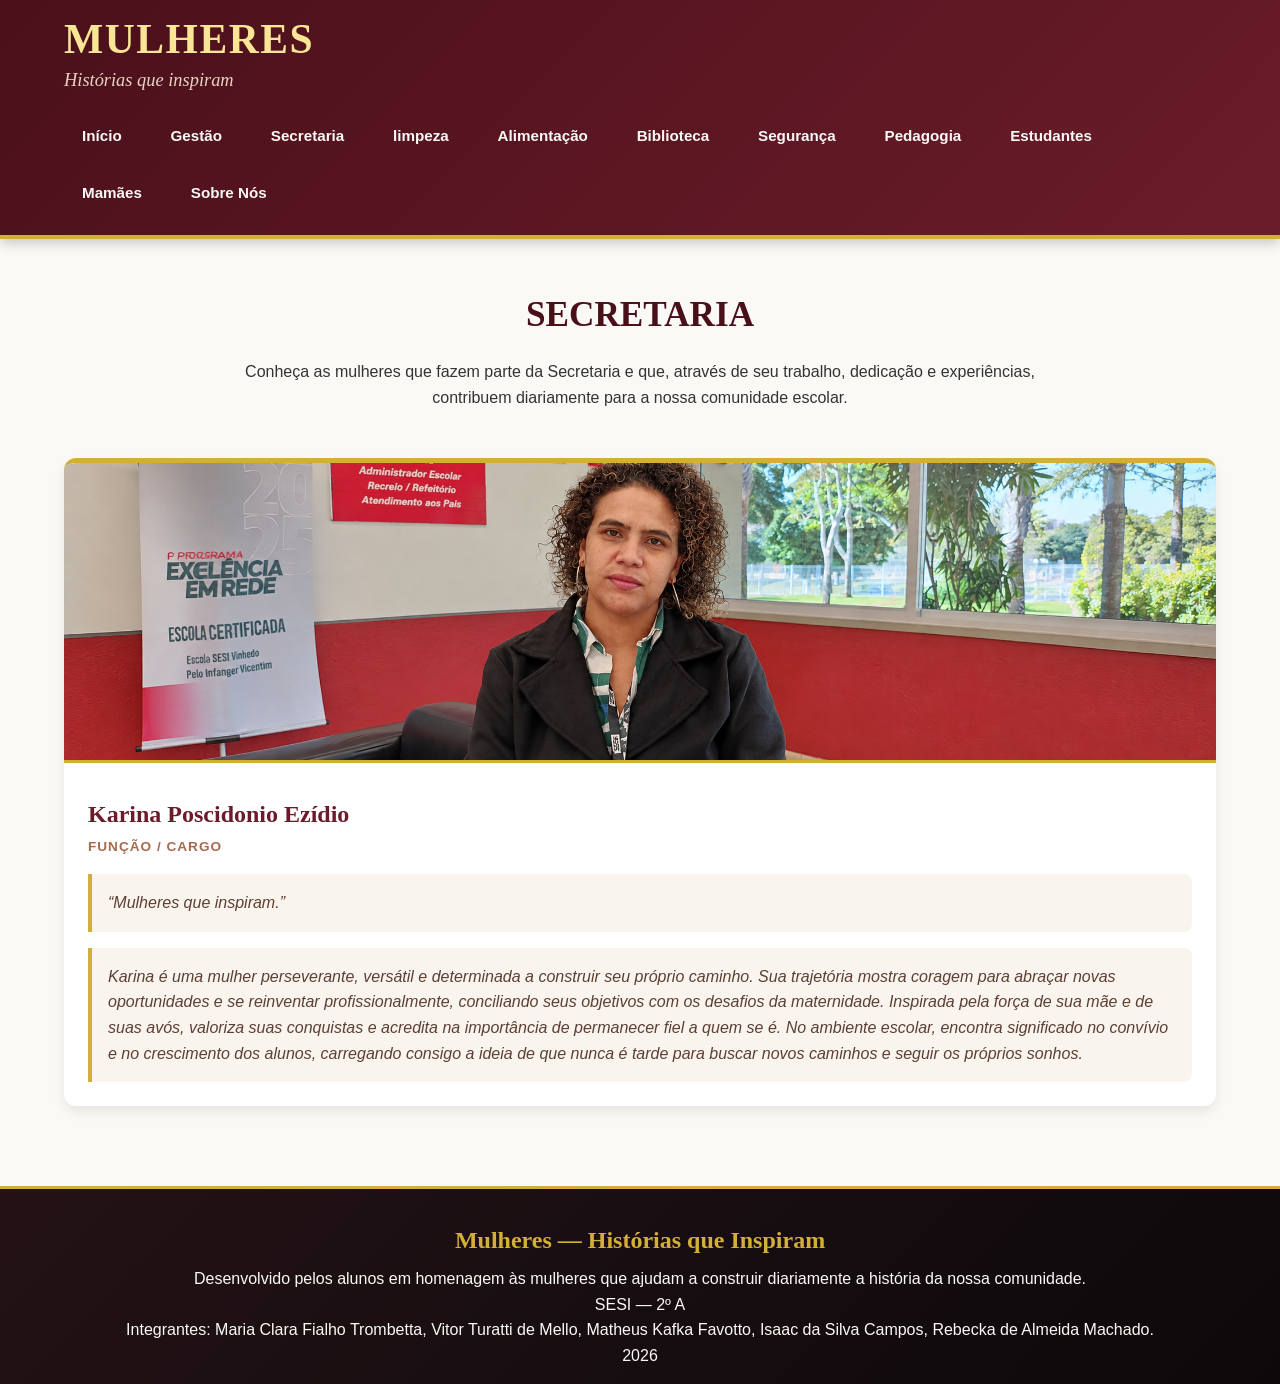
<file: pages/secretaria.html>
<!DOCTYPE html>
<html lang="pt-br">

<head>
    <meta charset="UTF-8">
    <meta name="viewport" content="width=device-width, initial-scale=1.0">

    <!-- Trocar o nome do departamento -->
    <title>Secretaria | Mulheres — Histórias que Inspiram</title>

  <link rel="stylesheet" href="../CSS/style.css">
</head>

<body>

    <header>
        <div class="cabecalho">
            <div class="cabecalho-texto">
                <h1>MULHERES</h1>
                <h2>Histórias que inspiram</h2>
            </div>

<nav>
                <ul>
                    <li><a href="../index.html">Início</a></li>
                    <li><a href="gestao.html">Gestão</a></li>
                    <li><a href="secretaria.html">Secretaria</a></li>
                    <li><a href="limpeza.html">limpeza</a></li>
                    <li><a href="alimentacao.html">Alimentação</a></li>
                    <li><a href="biblioteca.html">Biblioteca</a></li>
                    <li><a href="seguranca.html">Segurança</a></li>
                    <li><a href="pedagogia.html">Pedagogia</a></li>
                    <li><a href="estudantes.html">Estudantes</a></li>
                    <li><a href="maes.html">Mamães</a></li>
                    <li><a href="sobre.html">Sobre Nós</a></li>
                </ul>
            </nav>
        </div>
    </header>


    <!-- =========================
         CONTEÚDO PRINCIPAL
    ========================== -->
    <main>

        <!-- TROCAR DE ACORDO COM O DEPARTAMENTO -->
        <section class="introducao-departamento">

            <h2>SECRETARIA</h2>

            <p>
                Conheça as mulheres que fazem parte da Secretaria e que,
                através de seu trabalho, dedicação e experiências,
                contribuem diariamente para a nossa comunidade escolar.
            </p>

        </section>


        <!-- =========================
             CARDS DAS MULHERES
        ========================== -->
        <section class="cards-mulheres">


            <!-- MULHER 1 -->
            <article class="card-mulher">

                <img
                    src="../IMG/Assistente Administratio Karina.jpg"
                    alt="Foto de Nome da entrevistada"
                >

                <div class="card-conteudo">

                    <h3>Karina Poscidonio Ezídio</h3>

                    <p class="funcao">
                        Função / Cargo
                    </p>

                    <blockquote>
                        “Mulheres que inspiram.”
                    </blockquote>

                   <!--=======================================
                   BREVE DESCRIÇÃO DA CARREIRA
                   =========================================-->
                    <blockquote>
                        Karina é uma mulher perseverante, versátil e determinada a construir seu próprio caminho. 
                        Sua trajetória mostra coragem para abraçar novas oportunidades e se reinventar profissionalmente, 
                        conciliando seus objetivos com os desafios da maternidade. Inspirada pela força de sua mãe e de suas avós,
                         valoriza suas conquistas e acredita na importância de permanecer fiel a quem se é. No ambiente escolar, 
                         encontra significado no convívio e no crescimento dos alunos, carregando consigo a ideia de que nunca é 
                         tarde para buscar novos caminhos e seguir os próprios sonhos.
                    </blockquote>

                </div>

            </article>

        </section>

    </main>


    <!-- =========================
         RODAPÉ
    ========================== -->
    
    <footer>

        <h2>
            Mulheres — Histórias que Inspiram
        </h2>

        <p>
            Desenvolvido pelos alunos em homenagem às mulheres
            que ajudam a construir diariamente a história
            da nossa comunidade.
        </p>

        <p>
            SESI — 2º A
        </p>

        <p>
            Integrantes: Maria Clara Fialho Trombetta, Vitor Turatti de Mello, Matheus Kafka Favotto, Isaac da Silva Campos, Rebecka de Almeida Machado.
        </p>

        <p>
            2026
        </p>

    </footer>


</body>

</html>
</file>
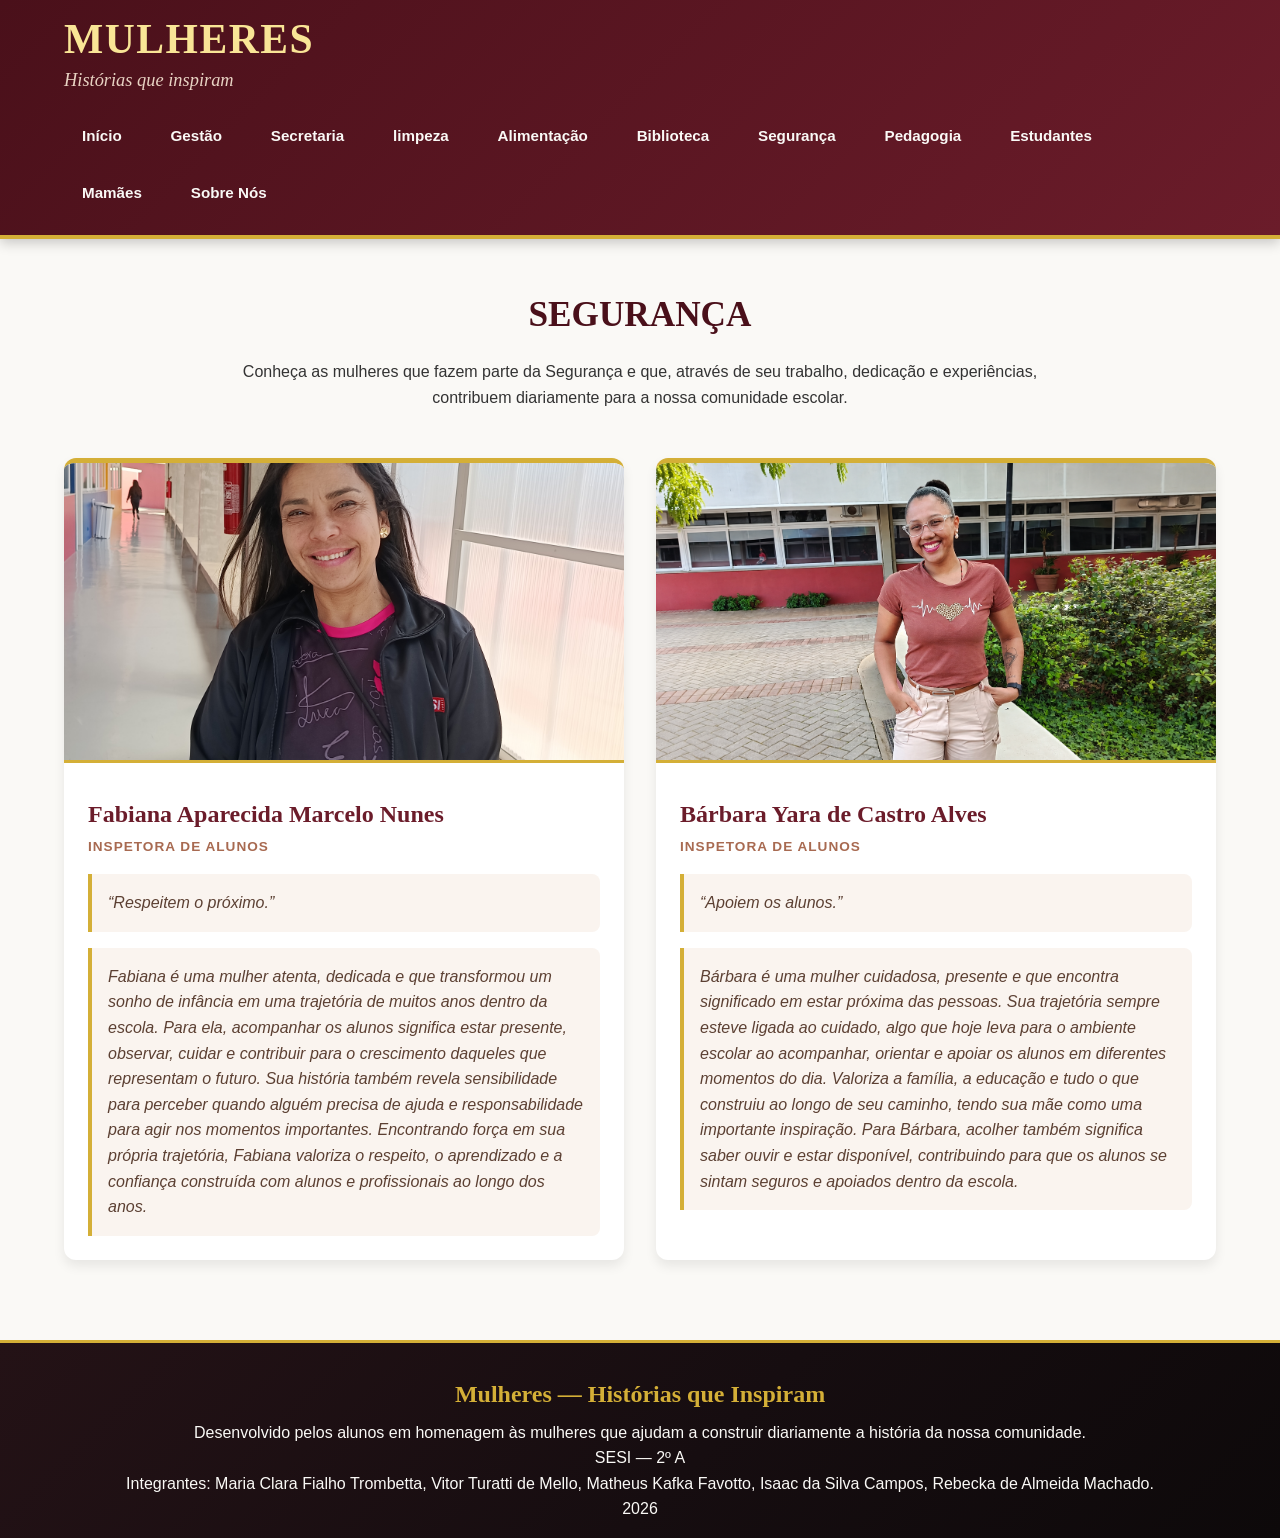
<file: pages/seguranca.html>
<!DOCTYPE html>
<html lang="pt-br">

<head>
    <meta charset="UTF-8">
    <meta name="viewport" content="width=device-width, initial-scale=1.0">

    <title>Secretaria | Mulheres — Histórias que Inspiram</title>

   <link rel="stylesheet" href="../CSS/style.css">
</head>

<body>

    <header>
        <div class="cabecalho">
            <div class="cabecalho-texto">
                <h1>MULHERES</h1>
                <h2>Histórias que inspiram</h2>
            </div>

            <nav>
                <ul>
                    <li><a href="../index.html">Início</a></li>
                    <li><a href="gestao.html">Gestão</a></li>
                    <li><a href="secretaria.html">Secretaria</a></li>
                    <li><a href="limpeza.html">limpeza</a></li>
                    <li><a href="alimentacao.html">Alimentação</a></li>
                    <li><a href="biblioteca.html">Biblioteca</a></li>
                    <li><a href="seguranca.html">Segurança</a></li>
                    <li><a href="pedagogia.html">Pedagogia</a></li>
                    <li><a href="estudantes.html">Estudantes</a></li>
                    <li><a href="maes.html">Mamães</a></li>
                    <li><a href="sobre.html">Sobre Nós</a></li>
                </ul>
            </nav>
        </div>
    </header>
    <!-- =========================
         CONTEÚDO PRINCIPAL
    ========================== -->
    <main>

        <!-- TROCAR DE ACORDO COM O DEPARTAMENTO -->
        <section class="introducao-departamento">

            <h2>SEGURANÇA</h2>

            <p>
                Conheça as mulheres que fazem parte da Segurança e que,
                através de seu trabalho, dedicação e experiências,
                contribuem diariamente para a nossa comunidade escolar.
            </p>

        </section>


        <!-- =========================
             CARDS DAS MULHERES
        ========================== -->
        <section class="cards-mulheres">


            <!-- MULHER 1 -->
            <article class="card-mulher">

                <img
                    src="../IMG/Inspetora Fabi.jpg"
                    alt="Foto de Nome da entrevistada"
                >

                <div class="card-conteudo">

                    <h3>Fabiana Aparecida Marcelo Nunes</h3>

                    <p class="funcao">
                        Inspetora de Alunos
                    </p>

                    <blockquote>
                        “Respeitem o próximo.”
                    </blockquote>
                   <!--=======================================
                   BREVE DESCRIÇÃO DA CARREIRA
                   =========================================-->
                    <blockquote>
                        Fabiana é uma mulher atenta, dedicada e que transformou um sonho de infância 
                        em uma trajetória de muitos anos dentro da escola. Para ela, acompanhar os 
                        alunos significa estar presente, observar, cuidar e contribuir para o crescimento 
                        daqueles que representam o futuro. Sua história também revela sensibilidade para 
                        perceber quando alguém precisa de ajuda e responsabilidade para agir nos momentos 
                        importantes. Encontrando força em sua própria trajetória, Fabiana valoriza o respeito, 
                        o aprendizado e a confiança construída com alunos e profissionais ao longo dos anos.
                    </blockquote>

                </div>

            </article>


            <!-- MULHER 2 -->
            <article class="card-mulher">

                <img
                    src="../IMG/Inspetora Barbara.jpg"
                    alt="Foto de Nome da entrevistada"
                >

                <div class="card-conteudo">

                    <h3>Bárbara Yara de Castro Alves</h3>

                    <p class="funcao">
                        Inspetora de Alunos
                    </p>

                    <blockquote>
                        “Apoiem os alunos.”
                    </blockquote>

                <!--=======================================
                   BREVE DESCRIÇÃO DA CARREIRA
                   =========================================-->
                    <blockquote>
                        Bárbara é uma mulher cuidadosa, presente e que encontra significado em estar próxima das pessoas. 
                        Sua trajetória sempre esteve ligada ao cuidado, algo que hoje leva para o ambiente escolar ao 
                        acompanhar, orientar e apoiar os alunos em diferentes momentos do dia. Valoriza a família, a
                         educação e tudo o que construiu ao longo de seu caminho, tendo sua mãe como uma importante inspiração. 
                         Para Bárbara, acolher também significa saber ouvir e estar disponível, contribuindo para que os alunos 
                         se sintam seguros e apoiados dentro da escola.
                    </blockquote>

                </div>

            </article>

        </section>

    </main>


    <!-- =========================
         RODAPÉ
    ========================== -->
   
    <footer>

        <h2>
            Mulheres — Histórias que Inspiram
        </h2>

        <p>
            Desenvolvido pelos alunos em homenagem às mulheres
            que ajudam a construir diariamente a história
            da nossa comunidade.
        </p>

        <p>
            SESI — 2º A
        </p>

        <p>
            Integrantes: Maria Clara Fialho Trombetta, Vitor Turatti de Mello, Matheus Kafka Favotto, Isaac da Silva Campos, Rebecka de Almeida Machado.
        </p>

        <p>
            2026
        </p>

    </footer>


</body>

</html>
</file>
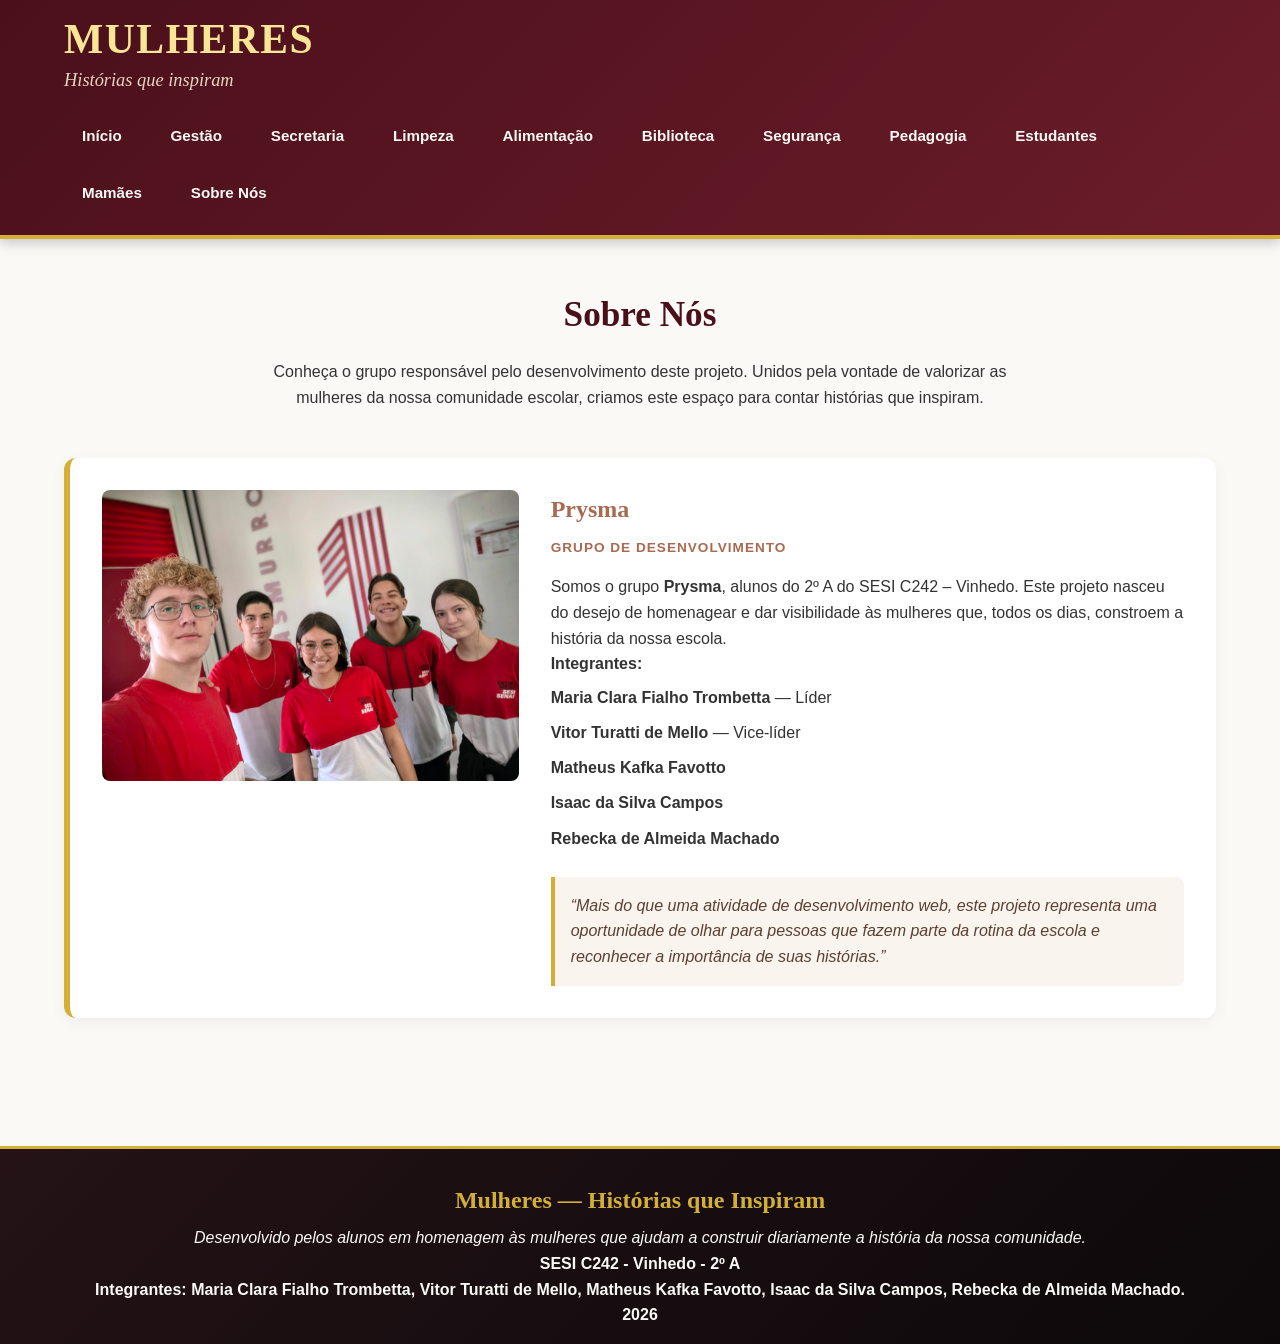
<file: pages/sobre.html>
<!DOCTYPE html>
<html lang="pt-BR">

<head>
    <meta charset="UTF-8">
    <meta name="viewport" content="width=device-width, initial-scale=1.0">

    <title>Sobre Nós | Mulheres — Histórias que Inspiram</title>

    <link rel="stylesheet" href="../CSS/style.css">
</head>

<body>

    <header>
        <div class="cabecalho">
            <div class="cabecalho-texto">
                <h1>MULHERES</h1>
                <h2>Histórias que inspiram</h2>
            </div>

            <nav>
                <ul>
                    <li><a href="../index.html">Início</a></li>
                    <li><a href="gestao.html">Gestão</a></li>
                    <li><a href="secretaria.html">Secretaria</a></li>
                    <li><a href="limpeza.html">Limpeza</a></li>
                    <li><a href="alimentacao.html">Alimentação</a></li>
                    <li><a href="biblioteca.html">Biblioteca</a></li>
                    <li><a href="seguranca.html">Segurança</a></li>
                    <li><a href="pedagogia.html">Pedagogia</a></li>
                    <li><a href="estudantes.html">Estudantes</a></li>
                    <li><a href="maes.html">Mamães</a></li>
                    <li><a href="sobre.html">Sobre Nós</a></li>
                </ul>
            </nav>
        </div>
    </header>


    <!-- =========================
         CONTEÚDO PRINCIPAL
    ========================== -->
    <main>

        <!-- INTRODUÇÃO -->
        <section class="introducao-departamento">

            <h2>Sobre Nós</h2>

            <p>
                Conheça o grupo responsável pelo desenvolvimento deste projeto.
                Unidos pela vontade de valorizar as mulheres da nossa comunidade escolar,
                criamos este espaço para contar histórias que inspiram.
            </p>

        </section>


        <!-- GRUPO PRYSMA -->
        <article class="historia-destaque">

            <div class="historia-imagem">
                <img
                    src="../IMG/grupo-prysma.png"
                    alt="Foto do grupo Prysma"
                >
            </div>

            <div class="historia-conteudo">

                <h3>Prysma</h3>

                <p class="funcao">
                    Grupo de Desenvolvimento
                </p>

                <p>
                    Somos o grupo <strong>Prysma</strong>, alunos do 2º A do SESI C242 – Vinhedo.
                    Este projeto nasceu do desejo de homenagear e dar visibilidade às mulheres
                    que, todos os dias, constroem a história da nossa escola.
                </p>

                <p>
                    <strong>Integrantes:</strong>
                </p>

                <ul style="list-style: none; padding-left: 0; margin-top: 0.5rem;">
                    <li style="margin-bottom: 0.6rem;">
                        <strong>Maria Clara Fialho Trombetta</strong> — Líder
                    </li>
                    <li style="margin-bottom: 0.6rem;">
                        <strong>Vitor Turatti de Mello</strong> — Vice-líder
                    </li>
                    <li style="margin-bottom: 0.6rem;">
                        <strong>Matheus Kafka Favotto</strong>
                    </li>
                    <li style="margin-bottom: 0.6rem;">
                        <strong>Isaac da Silva Campos</strong>
                    </li>
                    <li style="margin-bottom: 0.6rem;">
                        <strong>Rebecka de Almeida Machado</strong>
                    </li>
                </ul>

                <blockquote>
                    “Mais do que uma atividade de desenvolvimento web, este projeto representa
                    uma oportunidade de olhar para pessoas que fazem parte da rotina da escola
                    e reconhecer a importância de suas histórias.”
                </blockquote>

            </div>

        </article>

    </main>


    <!-- =========================
         RODAPÉ
    ========================== -->
    <footer>

        <h2>
            Mulheres — Histórias que Inspiram
        </h2>

        <p class="italico">
            Desenvolvido pelos alunos em homenagem às mulheres
            que ajudam a construir diariamente a história
            da nossa comunidade.
        </p>

        <p>
            <strong>SESI C242 - Vinhedo - 2º A</strong>
        </p>

        <p>
            <strong>
                Integrantes:
                Maria Clara Fialho Trombetta,
                Vitor Turatti de Mello,
                Matheus Kafka Favotto,
                Isaac da Silva Campos,
                Rebecka de Almeida Machado.
            </strong>
        </p>

        <p>
            <strong>2026</strong>
        </p>

    </footer>

</body>

</html>
</file>
<file: CSS/style.css>
/* ==================================================
   1. VARIÁVEIS DO PROJETO (CORES E FONTES)
================================================== */
:root {
    /* Paleta Principal */
    --cor-vinho: #6B1C2A;
    --cor-vinho-escuro: #4A101A;
    --cor-dourado: #D4AF37;
    --cor-dourado-claro: #F9E596;
    --cor-off-white: #FAF9F6;

    /* Cores Terrosas */
    --cor-terra-clara: #E8D3C3;
    --cor-terra-media: #A86A51;
    --cor-terra-escura: #5C4033;

    /* Neutras */
    --cor-texto: #333333;
    --cor-fundo-card: #FFFFFF;
}


/* ==================================================
   2. RESET E ESTILOS GERAIS
================================================== */
* {
    margin: 0;
    padding: 0;
    box-sizing: border-box;
    font-family: 'Segoe UI', Tahoma, Geneva, Verdana, sans-serif;
}

html {
    scroll-behavior: smooth;
    background-color: var(--cor-vinho-escuro);
}

body {
    background-color: var(--cor-off-white);
    color: var(--cor-texto);
    line-height: 1.6;
    /* Faz a página ocupar toda a altura da tela */
    min-height: 100vh;
    /* Organiza a página verticalmente */
    display: flex;
    flex-direction: column;
    /* Impede barras horizontais */
    overflow-x: hidden;
}

main {
    padding: 3rem 5%;
    max-width: 1280px;
    margin: 0 auto;
    /* Ocupa o espaço disponível */
    flex: 1;
    width: 100%;
}


/* ==================================================
   3. TIPOGRAFIA GERAL
================================================== */
h2 {
    font-family: 'Georgia', serif;
    color: var(--cor-vinho-escuro);
    font-size: 2.2rem;
    margin-bottom: 1rem;
}

h3 {
    font-family: 'Georgia', serif;
    color: var(--cor-terra-media);
    font-size: 1.5rem;
    margin-bottom: 0.5rem;
}

.titulo-secao {
    text-align: center;
    margin-bottom: 3rem;
}

.titulo-secao h2 {
    color: var(--cor-vinho-escuro);
}


/* ==================================================
   4. CABEÇALHO E NAVEGAÇÃO
================================================== */
header {
    background: linear-gradient(
        135deg,
        var(--cor-vinho-escuro) 0%,
        var(--cor-vinho) 100%
    );

    color: var(--cor-off-white);
    padding: 1.2rem 5%;
    border-bottom: 4px solid var(--cor-dourado);
    box-shadow: 0 4px 12px rgba(0, 0, 0, 0.2);
    position: sticky;
    top: 0;
    z-index: 1000;
}

.cabecalho {
    display: flex;
    justify-content: space-between;
    align-items: center;
    flex-wrap: wrap;
    gap: 1.2rem;
    max-width: 1280px;
    margin: 0 auto;
    width: 100%;
}


/* Bloco de texto */
.cabecalho-texto {
    margin-right: auto;
    text-align: left;
}


/* Título principal */
.cabecalho h1,
.cabecalho-texto h1 {
    font-family: 'Georgia', serif;
    font-size: 2.6rem;
    font-weight: 700;
    color: var(--cor-dourado-claro);
    margin: 0;
    padding: 0;
    line-height: 1;
    letter-spacing: 1.5px;
    text-align: left;
}


/* Subtítulo */
.cabecalho-texto h2 {
    font-family: 'Georgia', serif;
    font-size: 1.15rem;
    font-weight: 400;
    font-style: italic;
    color: var(--cor-terra-clara);
    margin-top: 0.3rem;
    margin-bottom: 0;
    text-align: left;
}


/* ==================================================
   5. MENU DE NAVEGAÇÃO
================================================== */
nav ul {
    display: flex;
    list-style: none;
    gap: 0.8rem;
    flex-wrap: wrap;
    align-items: center;
}

nav ul li a {
    color: var(--cor-off-white);
    text-decoration: none;
    font-weight: 600;
    font-size: 0.95rem;
    padding: 0.5rem 1rem;
    border-radius: 2px;
    transition: all 0.3s ease;
    display: inline-block;
    border: 2px solid transparent;
}


/* Hover do menu */
nav ul li a:hover {
    color: var(--cor-vinho-escuro);
    background-color: var(--cor-dourado-claro);
    border-color: var(--cor-dourado);
    box-shadow: 0 0 12px rgba(212, 175, 55, 0.6);
    transform: translateY(-2px);
}


/* ==================================================
   6. SEÇÃO INICIAL / HERO
================================================== */
.inicio {
    background: linear-gradient(
        135deg,
        var(--cor-terra-clara) 0%,
        #F5EAE1 100%
    );
    display: flex;
    align-items: center;
    gap: 3rem;
    flex-wrap: wrap;
    margin-bottom: 4rem;
    padding: 3rem;
    border-radius: 16px;
    border: 2px solid var(--cor-dourado);
    box-shadow: 0 10px 25px rgba(107, 28, 42, 0.1);
}

.inicio-conteudo {
    flex: 1 1 300px;
}

.inicio-conteudo h2 {
    color: var(--cor-vinho-escuro);
}

.inicio-conteudo p {
    margin-bottom: 1rem;
    font-size: 1.1rem;
    color: var(--cor-terra-escura);
}

.inicio-imagem {
    flex: 1 1 300px;
}

.inicio-imagem img {
    width: 100%;
    border-radius: 12px;
    border: 4px solid var(--cor-vinho);
    box-shadow: 0 8px 16px rgba(0, 0, 0, 0.15);
}


/* ==================================================
   7. CARDS DOS SETORES
================================================== */
.cards-setores {
    display: flex;
    flex-wrap: wrap;
    gap: 1.5rem;
    margin-bottom: 4rem;
}

.card-setor {
    flex: 1 1 200px;
    background-color: var(--cor-fundo-card);
    padding: 2rem 1rem;
    text-align: center;
    border-radius: 8px;
    text-decoration: none;
    color: var(--cor-vinho-escuro);
    border: 1px solid var(--cor-terra-clara);
    box-shadow: 0 4px 10px rgba(0, 0, 0, 0.05);
    transition:
        transform 0.3s ease,
        background-color 0.3s ease,
        color 0.3s ease;
}

.card-setor h3 {
    color: var(--cor-vinho-escuro);
}

.card-setor p {
    font-weight: 600;
    margin-top: 0.5rem;
    color: var(--cor-terra-media);
}

.card-setor:hover {
    transform: translateY(-5px);
    background-color: var(--cor-vinho);
    border-color: var(--cor-dourado);
    box-shadow: 0 8px 20px rgba(212, 175, 55, 0.3);
}

.card-setor:hover h3,
.card-setor:hover p {
    color: var(--cor-dourado-claro);
}


/* ==================================================
   8. HISTÓRIA E SOBRE O PROJETO
================================================== */
.historia-destaque {
    display: flex;
    flex-wrap: wrap;
    gap: 2rem;
    background-color: var(--cor-fundo-card);
    padding: 2rem;
    border-radius: 12px;
    box-shadow: 0 4px 15px rgba(0, 0, 0, 0.05);
    margin-bottom: 3rem;
    border-left: 6px solid var(--cor-dourado);
}

.historia-imagem {
    flex: 1 1 250px;
}

.historia-imagem img {
    width: 100%;
    border-radius: 8px;
    object-fit: cover;
}

.historia-conteudo {
    flex: 2 1 300px;
    display: flex;
    flex-direction: column;
    justify-content: center;
}

.sobre-projeto p {
    margin-bottom: 1rem;
    text-align: justify;
}


/* ==================================================
   9. DEPARTAMENTOS E CARDS DE INTEGRANTES
================================================== */
.introducao-departamento {
    text-align: center;
    max-width: 800px;
    margin: 0 auto 3rem auto;
}

.cards-mulheres {
    display: flex;
    flex-wrap: wrap;
    gap: 2rem;
}

.card-mulher {
    flex: 1 1 280px;
    background-color: var(--cor-fundo-card);
    border-radius: 12px;
    overflow: hidden;
    box-shadow: 0 6px 12px rgba(0, 0, 0, 0.08);
    border-top: 5px solid var(--cor-dourado);

    transition:
        transform 0.3s ease,
        box-shadow 0.3s ease;
}

.card-mulher:hover {
    transform: translateY(-5px);
    box-shadow: 0 10px 20px rgba(107, 28, 42, 0.15);
}

.card-mulher img {
    width: 100%;
    height: 300px;
    object-fit: cover;
    border-bottom: 3px solid var(--cor-dourado);
}

.card-conteudo {
    padding: 1.5rem;
}

.card-conteudo h3 {
    color: var(--cor-vinho);
    margin-bottom: 0.2rem;
}

.funcao {
    font-weight: bold;
    color: var(--cor-terra-media);
    text-transform: uppercase;
    font-size: 0.85rem;
    margin-bottom: 1rem;
    letter-spacing: 1px;
}

blockquote {
    font-style: italic;
    color: var(--cor-terra-escura);
    border-left: 4px solid var(--cor-dourado);
    background-color: #FAF4EF;
    padding: 1rem;
    border-radius: 0 8px 8px 0;
    margin-top: 1rem;
}


/* ==================================================
   10. FOOTER
================================================== */
footer {
    background: linear-gradient(
        135deg,
        #241216 0%,
        #160D10 55%,
        #0D090A 100%
    );

    color: var(--cor-off-white);
    padding: 2rem 5% 1rem;
    margin-top: 2rem;
    border-top: 3px solid var(--cor-dourado);
    text-align: center;
}


/* Títulos do footer */
footer h2,
footer h4 {
    font-family: 'Georgia', serif;
    color: var(--cor-dourado);
    margin-bottom: 0.4rem;
}

footer h2 {
    font-size: 1.5rem;
}

footer h4 {
    font-size: 1.1rem;
}


/* Conteúdo do footer */
.footer-conteudo {
    max-width: 850px;
    margin: 0 auto 1.2rem;
    display: flex;
    justify-content: center;
    align-items: center;
    gap: 3rem;
    flex-wrap: wrap;
    text-align: center;
}


/* Área do projeto */
.footer-projeto {
    flex: 1 1 280px;
    max-width: 450px;
}


/* Área das informações */
.footer-info {
    flex: 0 1 220px;
}

.footer-info p {
    color: #C8B8B5;
    font-size: 0.85rem;
    margin-bottom: 0.15rem;
}

.italico {
    font-style: italic;
}

/* Parte inferior */
.footer-final {
    max-width: 850px;
    margin: 0 auto;
    border-top: 1px solid rgba(212, 175, 55, 0.2);
    padding-top: 0.8rem;
    text-align: center;
    color: #AFA09D;
    font-size: 0.8rem;
}


/* ==================================================
   11. RESPONSIVIDADE - TABLETS
================================================== */
@media (max-width: 768px) {

    /* Cabeçalho */
    .cabecalho {
        flex-direction: column;
        align-items: center;
        text-align: center;
    }

    .cabecalho-texto {
        margin-right: 0;
        text-align: center;
    }

    .cabecalho h1,
    .cabecalho-texto h1 {
        font-size: 2.2rem;
        text-align: center;
    }

    .cabecalho-texto h2 {
        font-size: 1rem;
        text-align: center;
    }


    /* Menu */
    nav ul {
        justify-content: center;
        gap: 0.5rem;
    }

    nav ul li a {
        padding: 0.4rem 0.8rem;
        font-size: 0.88rem;
    }


    /* Seção inicial */
    .inicio {
        padding: 1.5rem;
        gap: 1.5rem;
    }
    /* Títulos */
    h2 {
        font-size: 1.8rem;
    }
    /* Main */
    main {
        padding: 2rem 4%;
    }
    /* Footer */
    footer {
        padding: 1.8rem 5% 1rem;
    }
    .footer-conteudo {
        flex-direction: column;
        align-items: center;
        gap: 1.2rem;
        margin-bottom: 1rem;
    }
    .footer-projeto,
    .footer-info {
        flex: none;
        width: 100%;
        max-width: 450px;
    }
}


/* ==================================================
   12. RESPONSIVIDADE - CELULARES
================================================== */
@media (max-width: 480px) {
    /* Cabeçalho */
    .cabecalho h1,
    .cabecalho-texto h1 {
        font-size: 1.8rem;
    }
    .cabecalho-texto h2 {
        font-size: 0.9rem;
    }
    /* Menu */
    nav ul {
        flex-direction: column;
        width: 100%;
    }
    nav ul li {
        width: 100%;
        text-align: center;
    }
    nav ul li a {
        width: 100%;
    }
    /* Seção inicial */
    .inicio {
        padding: 1.2rem;
    }
    .inicio-conteudo p {
        font-size: 1rem;
    }
    /* Footer */
    footer {
        padding: 1.5rem 6% 0.8rem;
    }
    .footer-conteudo {
        gap: 1rem;
    }
    footer h2 {
        font-size: 1.3rem;
    }
    footer h4 {
        font-size: 1rem;
    }
    .footer-final {
        font-size: 0.75rem;
        padding-top: 0.7rem;
    }
}
</file>
